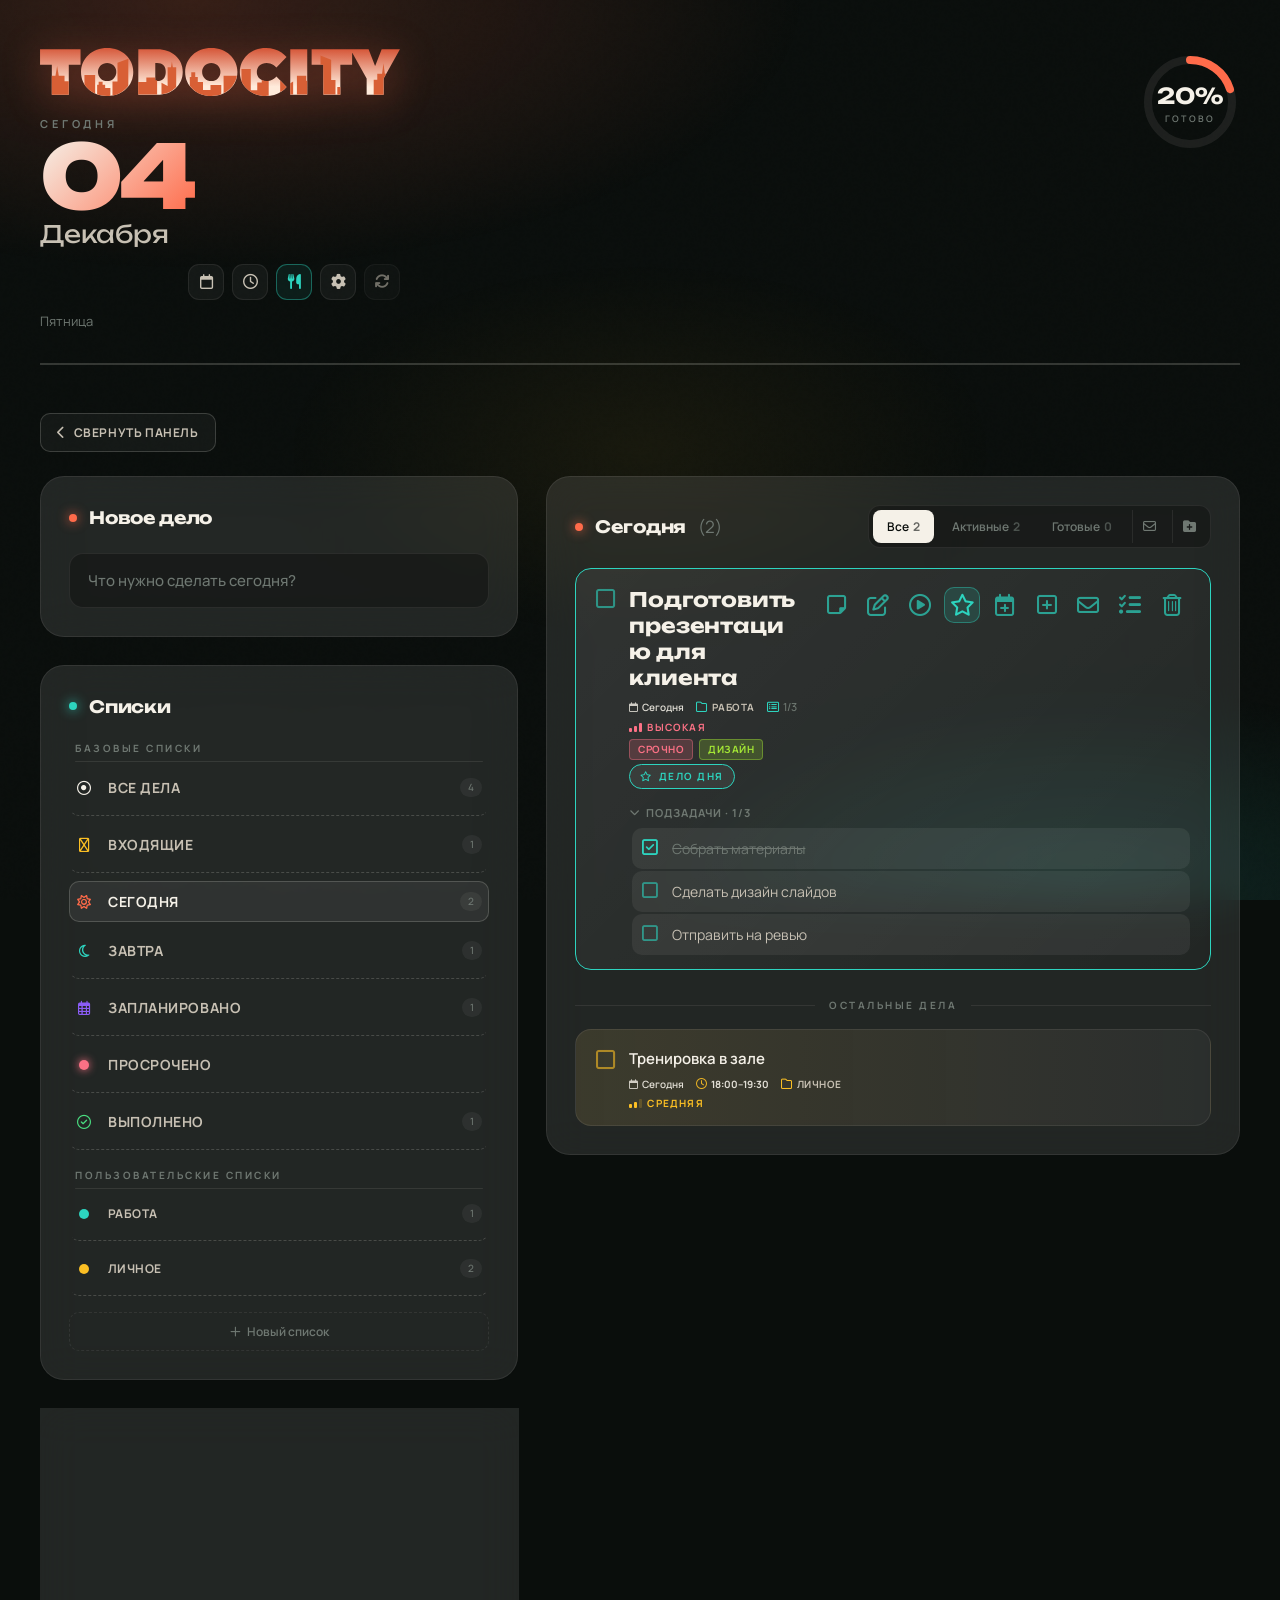
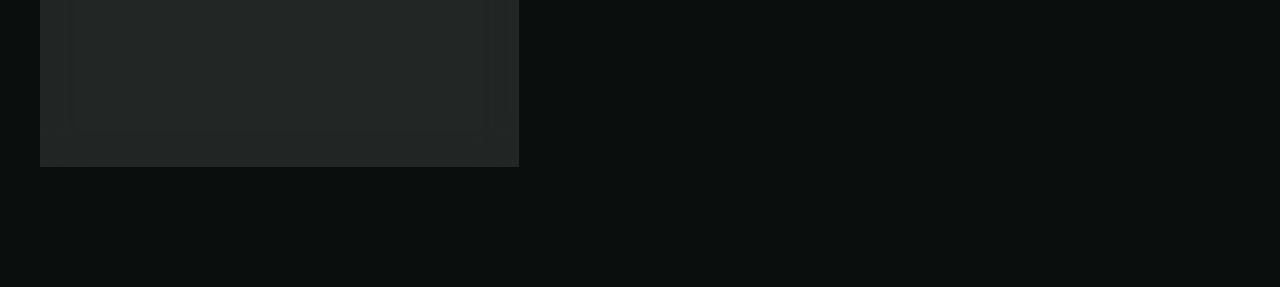
<file: index.html>
<!DOCTYPE html>
<html lang="ru">
<head>
<meta charset="UTF-8">
<meta name="viewport" content="width=device-width, initial-scale=1.0">
<title>Список дел на день</title>
<link rel="preconnect" href="https://fonts.googleapis.com">
<link rel="preconnect" href="https://fonts.gstatic.com" crossorigin>
<link href="https://fonts.googleapis.com/css2?family=Unbounded:wght@400;700;900&family=Manrope:wght@300;400;500;600;700;800&display=swap" rel="stylesheet">
<link rel="stylesheet" href="https://cdnjs.cloudflare.com/ajax/libs/font-awesome/6.4.0/css/all.min.css">
<link rel="stylesheet" href="style.css?v=45">
<script src="main.js?v=52" defer></script>
</head>
<body>
<div class="app">
  <header class="header">
    <div class="header-left">
    <div class="brand">
      <img src="logo-todocity.svg" alt="TODOCITY" class="brand-img">
    </div>
    <div class="date-block">
      <div class="date-label" id="dateLabel">Сегодня</div>
      <div class="date-main">
        <div class="date-text">
          <div class="date-day" id="dateDay">--</div>
          <div class="date-month" id="dateMonth">---</div>
        </div>
        <div class="date-actions">
          <button class="calendar-toggle-btn" id="calToggle" aria-label="Открыть календарь">
            <i class="fa-regular fa-calendar"></i>
          </button>
          <button class="calendar-toggle-btn" id="timelineToggle" aria-label="Почасовое расписание" title="Почасовое расписание">
            <i class="fa-regular fa-clock"></i>
          </button>
          <a class="calendar-toggle-btn" href="calcalk/" title="КалКалк — калории и вода" aria-label="Открыть КалКалк">
            <i class="fa-solid fa-utensils"></i>
          </a>
          <button class="calendar-toggle-btn" id="settingsBtn" data-action="open-settings" title="Настройки">
            <i class="fa-solid fa-gear"></i>
          </button>
          <button class="calendar-toggle-btn" id="syncNowBtn" data-action="sync-toolbar" title="Синхронизировать" aria-label="Синхронизировать">
            <i class="fa-solid fa-arrows-rotate"></i>
          </button>
        </div>
      </div>
      <div class="date-weekday" id="dateWeekday">---</div>
      <div class="calendar-popover" id="calendarPopover" style="display: none;"></div>
    </div>
    </div>
    <div class="title-block">
      <div class="progress-ring">
        <svg width="100" height="100" viewBox="0 0 100 100">
          <circle class="bg" cx="50" cy="50" r="42"></circle>
          <circle class="fg" cx="50" cy="50" r="42" stroke-dasharray="263.9" stroke-dashoffset="263.9" id="progressCircle"></circle>
        </svg>
        <div class="progress-text">
          <div class="progress-num" id="progressNum">0%</div>
          <div class="progress-label">Готово</div>
        </div>
      </div>
    </div>
  </header>

  <div class="top-controls">
    <button id="toggleSidebarBtn" class="sidebar-toggle-btn" data-action="toggle-sidebar" title="Свернуть/Развернуть панель">
      <i class="fa-solid fa-chevron-left"></i>
      <span>Свернуть панель</span>
    </button>
  </div>

  <div class="main-grid">
    <div class="left-container">
      <div class="left-col">
        <section class="card" id="formCard">
          <h2 class="card-title"><span class="dot"></span>Новое дело</h2>
          <form class="add-form" id="addForm">
            <input type="text" class="input-text" id="taskInput" placeholder="Что нужно сделать сегодня?" maxlength="140" required>
            
<div class="form-collapsible">
  <div class="field-group">
  <div class="field-label">Дата начала работ</div>
    <input type="date" class="input-text" id="taskDueDateInput">
  </div>

  <div class="field-group">
    <div class="field-label">Время начала</div>
    <div class="time-input-wrap">
      <input type="time" class="input-text" id="taskStartTimeInput">
      <button type="button" class="time-clear-btn" data-clear="taskStartTimeInput" aria-label="Очистить время начала" title="Очистить"><i class="fa-solid fa-xmark"></i></button>
    </div>
  </div>

  <div class="field-group">
    <div class="field-label">Время окончания</div>
    <div class="time-input-wrap">
      <input type="time" class="input-text" id="taskEndTimeInput">
      <button type="button" class="time-clear-btn" data-clear="taskEndTimeInput" aria-label="Очистить время окончания" title="Очистить"><i class="fa-solid fa-xmark"></i></button>
    </div>
  </div>

  <div class="field-group">
  <div class="field-label">Дата завершения работ</div>
  <input type="date" class="input-text" id="taskEndDateInput">
</div>

  <div class="field-group">
    <div class="field-label">Список</div>
    <select id="taskGroupSelect" class="select-styled"></select>
  </div>

  <div class="field-group">
    <div class="field-label">Теги</div>
    <div class="tag-picker" id="formTagPicker"></div>
  </div>

  <div class="field-group">
    <div class="field-label">Важность</div>
    <div class="importance-picker">
      <button type="button" class="imp-btn active" data-imp="none"><div class="imp-bars"><span></span><span></span><span></span></div>Без</button>
      <button type="button" class="imp-btn" data-imp="low"><div class="imp-bars"><span></span><span></span><span></span></div>Низкая</button>
      <button type="button" class="imp-btn" data-imp="medium"><div class="imp-bars"><span></span><span></span><span></span></div>Средняя</button>
      <button type="button" class="imp-btn" data-imp="high"><div class="imp-bars"><span></span><span></span><span></span></div>Высокая</button>
    </div>
  </div>

  <!-- НОВОЕ ПОЛЕ: ТАЙМЕР -->
  <div class="field-group">
    <div class="field-label">Таймер</div>
    <select class="select-styled" id="taskTimerSelect">
      <option value="300">5 минут</option>
      <option value="600">10 минут</option>
      <option value="900">15 минут</option>
      <option value="1800" selected>30 минут</option>
      <option value="2700">45 минут</option>
      <option value="3600">60 минут</option>
      <option value="5400">90 минут</option>
    </select>
  </div>

  <!-- НОВОЕ ПОЛЕ: ПОВТОР -->
  <div class="field-group">
    <div class="field-label">Повтор</div>
    <div class="repeat-picker" id="formRepeatPicker">
      <div class="repeat-options">
        <button type="button" class="repeat-opt-btn active" data-rep="none">Без повтора</button>
        <button type="button" class="repeat-opt-btn" data-rep="daily">Ежедневно</button>
        <button type="button" class="repeat-opt-btn" data-rep="weekly">В дни недели</button>
        <button type="button" class="repeat-opt-btn" data-rep="monthly">Ежемесячно</button>
      </div>
      <div class="weekdays-picker" id="formWeekdaysPicker" style="display: none;">
        <button type="button" class="weekday-btn" data-day="0">Вс</button>
        <button type="button" class="weekday-btn" data-day="1">Пн</button>
        <button type="button" class="weekday-btn" data-day="2">Вт</button>
        <button type="button" class="weekday-btn" data-day="3">Ср</button>
        <button type="button" class="weekday-btn" data-day="4">Чт</button>
        <button type="button" class="weekday-btn" data-day="5">Пт</button>
        <button type="button" class="weekday-btn" data-day="6">Сб</button>
      </div>
    </div>
  </div>

  <div class="field-group">
    <div class="field-label">Заметка</div>
    <textarea class="input-text" id="taskNoteInput" placeholder="Дополнительные детали..." maxlength="300" rows="2"></textarea>
  </div>

  <div class="form-actions">
    <button type="button" class="btn-exit" id="formCancelBtn"><i class="fa-solid fa-xmark"></i>Выйти</button>
    <button type="submit" class="btn-primary"><i class="fa-solid fa-plus"></i>Добавить</button>
  </div>
  <div class="form-actions-hint"><kbd>Enter</kbd> — добавить&nbsp;·&nbsp;<kbd>Esc</kbd> — выйти</div>
</div>
          </form>
        </section>

        <section class="card" id="listsCard">
          <h2 class="card-title"><span class="dot teal"></span>Списки</h2>

          <div class="groups-subheader">Базовые списки</div>
    <div class="group-divider"></div>

          <div class="groups-list" id="groupsBar"></div>
        </section>

        <section class="card" id="tagsCard">
          <h2 class="card-title"><span class="dot amber"></span>Теги</h2>
          <div class="tags-list" id="tagsBar"></div>
        </section>
      </div>
    </div>

    <div class="right-col">
      <section class="card" id="tasksCard">
        <div class="tasks-header">
          <div class="tasks-title-wrap">
            <h2 class="card-title" style="margin:0;"><span class="dot"></span><span id="tasksTitleText">Все дела</span> <span id="taskCount" style="color: var(--muted); font-weight: 400; font-family: 'Manrope', sans-serif;">(0)</span></h2>
          </div>
          <div class="filters">
            <button class="filter-btn active" data-filter="all">Все<span class="count" id="cntAll">0</span></button>
            <button class="filter-btn" data-filter="active">Активные<span class="count" id="cntActive">0</span></button>
            <button class="filter-btn" data-filter="done">Готовые<span class="count" id="cntDone">0</span></button>
            <button class="filter-btn share-btn" data-action="open-share" title="Отправить список на e-mail"><i class="fa-regular fa-envelope"></i></button>
            <button class="filter-btn share-btn" data-action="add-folder" title="Добавить тематическую папку"><i class="fa-solid fa-folder-plus"></i></button>
          </div>
        </div>
        <div class="tasks-list" id="tasksList"></div>
      </section>
    </div>
  </div>
</div>

<!-- Модальное окно настроек -->
<div class="modal-overlay" id="settingsModal" style="display: none;">
  <div class="modal-content">
    <div class="modal-header">
      <h2 class="modal-title">Системные настройки</h2>
      <button class="modal-close" data-action="close-settings"><i class="fa-solid fa-times"></i></button>
    </div>
    <div class="setting-item">
      <span class="setting-label">Цвет темы</span>
      <div class="theme-switcher" id="themeSwitcher">
        <button class="theme-btn active" data-theme-val="dark"><i class="fa-solid fa-moon"></i>Тёмная</button>
        <button class="theme-btn" data-theme-val="light"><i class="fa-solid fa-sun"></i>Светлая</button>
      </div>
    </div>
    <div class="setting-item">
      <span class="setting-label">Автоформатирование списка дел на день</span>
      <label class="setting-check" title="Дело дня → повторяющиеся → по приоритету; без приоритета — в конце">
        <input type="checkbox" id="autoFormatCheck"><span class="switch"></span>
      </label>
    </div>
    <div class="setting-item sync-section">
      <span class="setting-label">Аккаунт и синхронизация</span>
      <div id="syncBox"></div>
    </div>
    <div class="setting-item" style="flex-direction: column; align-items: stretch; gap: 10px; border-bottom: none;">
      <span class="setting-label">Видимость базовых списков</span>
      <div class="visibility-list" id="visibilityList"></div>
    </div>
  </div>
</div>
<!-- Модальное окно заметки -->
<div class="modal-overlay" id="noteModal" style="display: none;">
  <div class="modal-content">
    <div class="modal-header">
      <h2 class="modal-title" id="noteModalTitle">Заметка</h2>
      <button class="modal-close" data-action="close-note"><i class="fa-solid fa-times"></i></button>
    </div>
    <div id="noteModalContent">
      <!-- Здесь будет редактор -->
    </div>
    <div class="note-modal-footer" id="noteModalFooter">
      <button class="btn-cancel" data-action="cancel-edit-note">Отмена</button>
      <button class="btn-save" data-action="save-edit-note">Сохранить</button>
    </div>
  </div>
</div>
<!-- Модальное окно кастомизации иконки -->
<div class="modal-overlay" id="iconModal" style="display: none;">
  <div class="modal-content">
    <div class="modal-header">
      <h2 class="modal-title">Настройка иконки</h2>
      <button class="modal-close" data-action="close-icon-modal"><i class="fa-solid fa-times"></i></button>
    </div>
    <div class="setting-item" style="border: none; padding-bottom: 20px;">
      <span class="setting-label">Цвет иконки</span>
      <div class="palette-wrap">
        <input type="color" id="iconColorPicker" class="color-picker" value="#ff6b4a">
      </div>
    </div>
    <div class="field-label" style="margin-bottom: 10px;">Выбрать иконку</div>
    <div class="icon-picker-grid" id="iconPickerGrid"></div>
  </div>
</div>
<!-- Плавающий таймер -->
<div class="floating-timer" id="floatingTimer" style="display: none;">
  <div class="ft-icon"><i class="fa-regular fa-circle-dot"></i></div>
  <div class="ft-info">
    <div class="ft-text" id="ftText">Фокус</div>
    <div class="ft-time" id="ftTime">30:00</div>
  </div>
  <button class="ft-btn" id="ftToggle" data-action="toggle-pause"><i class="fa-regular fa-circle-pause"></i></button>
  <button class="ft-btn danger" id="ftStop" data-action="stop-timer"><i class="fa-regular fa-circle-stop"></i></button>
</div>
<!-- Выезжающая панель почасового расписания -->
<div class="timeline-panel" id="timelinePanel">
  <div class="timeline-header">
    <h3 class="timeline-title">Почасовое расписание</h3>
    <button class="timeline-close" id="timelineClose" aria-label="Задвинуть панель" title="Задвинуть панель">
      <i class="fa-solid fa-chevron-right"></i>
    </button>
  </div>
  <div class="timeline-subtitle" id="timelineSubtitle">—</div>
  <div class="timeline-now-clock" id="timelineNowClock" style="display: none;"></div>
  <div class="timeline-hours" id="timelineHours"></div>
</div>
<!-- Модальное окно отправки списка на e-mail -->
<div class="modal-overlay" id="shareModal" style="display: none;">
  <div class="modal-content">
    <div class="modal-header">
      <h2 class="modal-title">Отправить список на e-mail</h2>
      <button class="modal-close" data-action="close-share"><i class="fa-solid fa-times"></i></button>
    </div>
    <div class="setting-item" style="flex-direction: column; align-items: stretch; gap: 10px; border-bottom: none;">
      <span class="setting-label">Получатель (e-mail)</span>
      <input type="email" class="input-text" id="shareEmailInput" placeholder="name@example.com">
      <span class="setting-label">Тема письма</span>
      <input type="text" class="input-text" id="shareSubjectInput" maxlength="120">
      <span class="setting-label">Предпросмотр письма</span>
      <div id="sharePreview" class="share-preview"></div>
      <span class="setting-label">Текстовая версия (отправится через почтовую программу, можно поправить)</span>
      <textarea class="input-text" id="shareBodyInput" rows="8" style="min-height: 150px;"></textarea>
    </div>
    <div class="note-modal-footer">
      <button class="btn-cancel" data-action="cancel-share">Отмена</button>
      <button class="btn-cancel" data-action="copy-share-html"><i class="fa-regular fa-copy"></i> Скопировать красивое письмо</button>
      <button class="btn-save" data-action="send-share"><i class="fa-regular fa-paper-plane"></i> Отправить</button>
    </div>
  </div>
</div>
<div class="toast-container" id="toastContainer"></div>
</body>
</html>
</file>
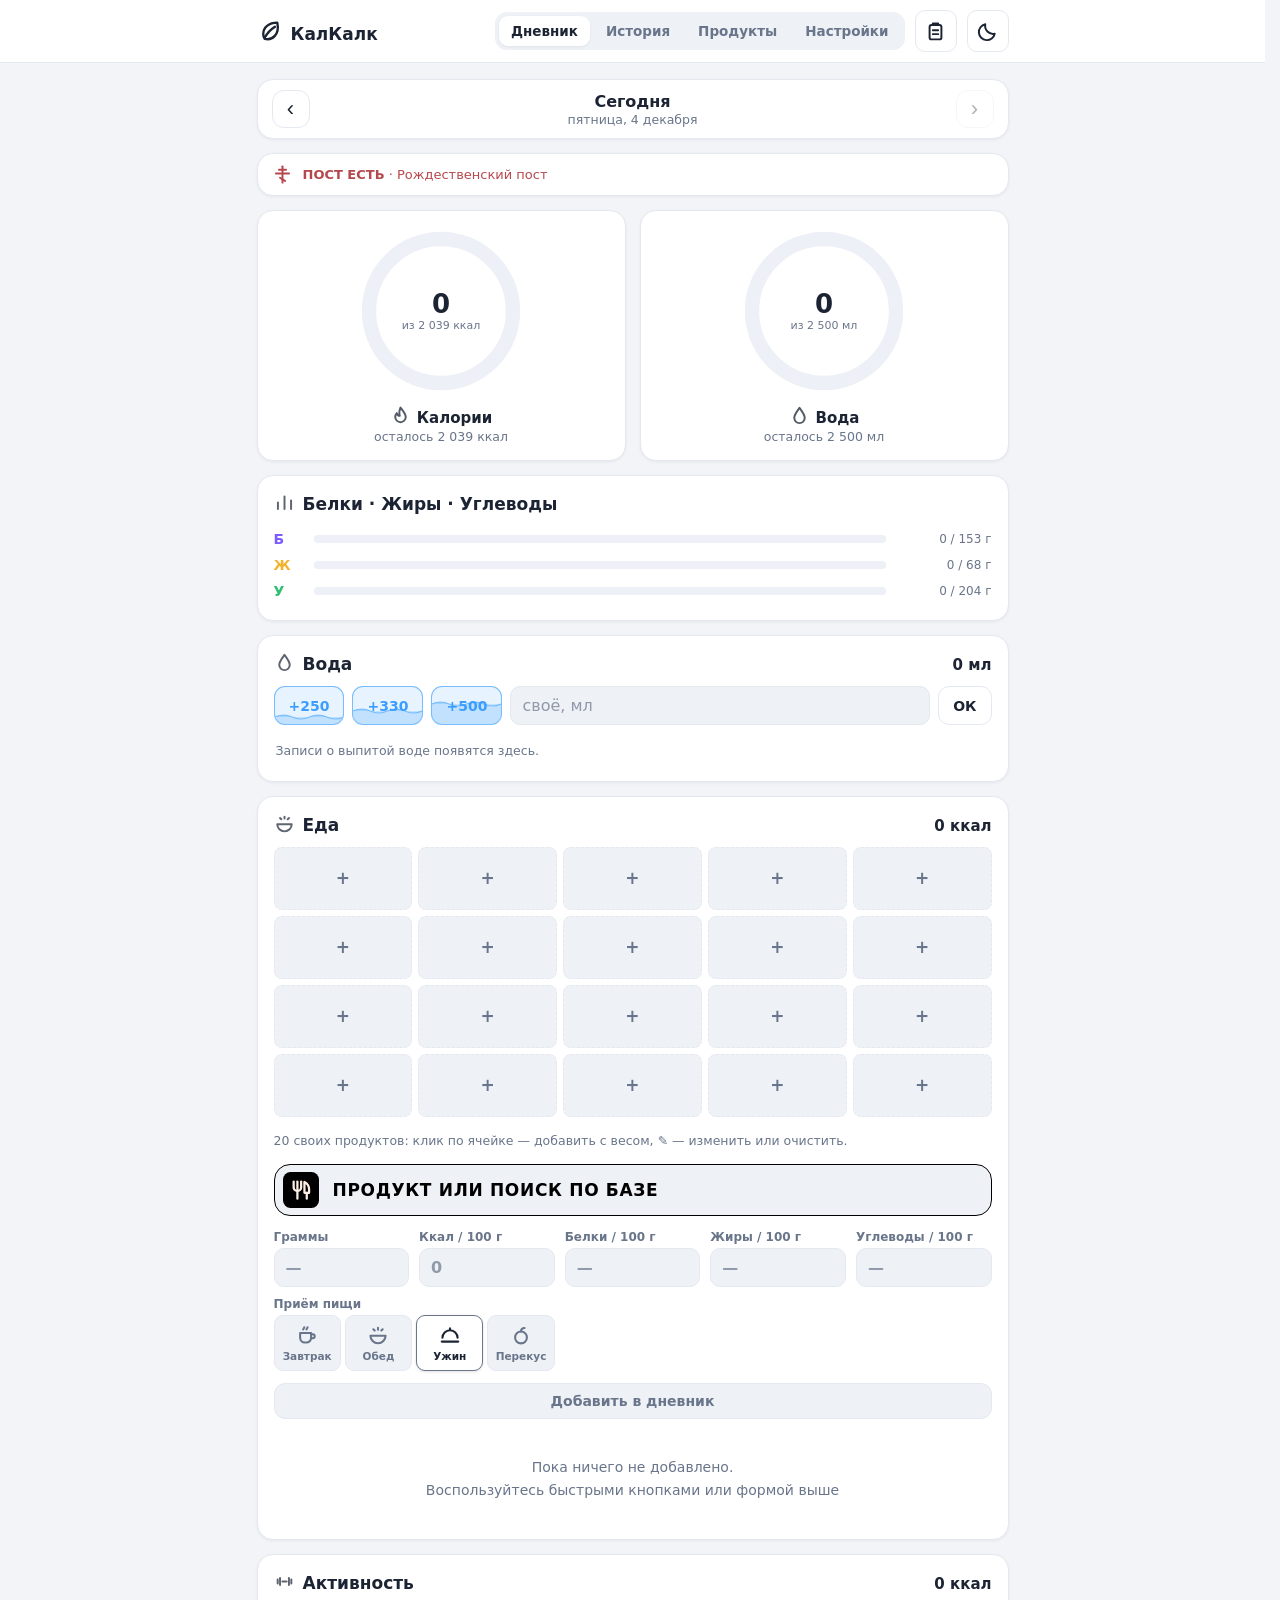
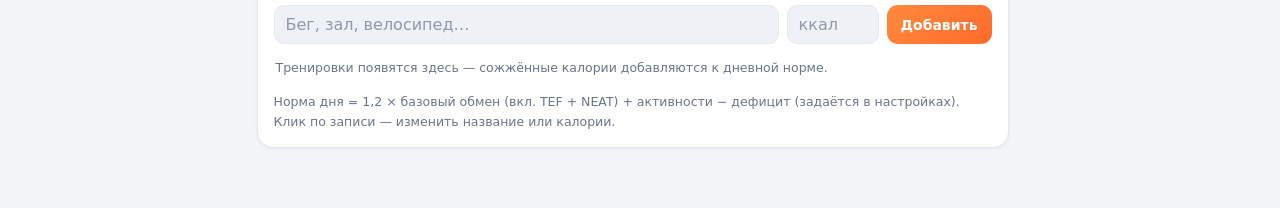
<file: calcalk/index.html>
<!DOCTYPE html>
<html lang="ru">
<head>
<meta charset="UTF-8">
<meta name="viewport" content="width=device-width, initial-scale=1.0, viewport-fit=cover">
<meta name="description" content="КалКалк — простой трекер калорий и воды. Данные хранятся в вашем браузере.">
<meta name="apple-mobile-web-app-capable" content="yes">
<meta name="mobile-web-app-capable" content="yes">
<meta name="apple-mobile-web-app-status-bar-style" content="default">
<meta name="apple-mobile-web-app-title" content="КалКалк">
<meta name="theme-color" content="#f2f4f8" media="(prefers-color-scheme: light)">
<meta name="theme-color" content="#0e131b" media="(prefers-color-scheme: dark)">
<link rel="apple-touch-icon" href="apple-touch-icon.png">
<title>КалКалк — калории и вода</title>
<link rel="icon" href="data:image/svg+xml,%3Csvg xmlns='http://www.w3.org/2000/svg' viewBox='0 0 100 100'%3E%3Ctext y='.9em' font-size='90'%3E%F0%9F%A5%97%3C/text%3E%3C/svg%3E">
<script>
/* Раннее применение темы, чтобы не мигал светлый фон в тёмной теме */
(function () {
  var t = null;
  try {
    var raw = localStorage.getItem('calcalk_v1');
    if (raw) { var s = JSON.parse(raw); if (s && s.settings) t = s.settings.theme; }
  } catch (e) {}
  if (t !== 'light' && t !== 'dark') {
    t = window.matchMedia && matchMedia('(prefers-color-scheme: dark)').matches ? 'dark' : 'light';
  }
  document.documentElement.dataset.theme = t;
})();
</script>
<link rel="stylesheet" href="styles.css?v=60">
</head>
<body>

<header class="topbar">
  <div class="topbar-inner">
    <div class="brand"><span class="ic" data-ico="leaf"></span>КалКалк</div>
    <nav class="tabs">
      <button class="tab active" data-tab="diary">Дневник</button>
      <button class="tab" data-tab="history">История</button>
      <button class="tab" data-tab="products">Продукты</button>
      <button class="tab" data-tab="settings">Настройки</button>
    </nav>
    <a class="icon-btn" href="../" title="Вернуться в TODOCITY — списки дел" aria-label="Вернуться в TODOCITY"><span class="ic" data-ico="clipboard"></span></a>
    <button class="icon-btn" id="themeBtn" title="Сменить тему"></button>
  </div>
</header>

<main>
  <!-- ================= ДНЕВНИК ================= -->
  <section class="view" id="view-diary">

    <div class="card date-nav">
      <button class="nav-btn" id="prevDay" aria-label="Предыдущий день">‹</button>
      <div class="date-label">
        <span class="date-main" id="dateMain">Сегодня</span>
        <span class="date-sub" id="dateSub"></span>
      </div>
      <button class="nav-btn" id="nextDay" aria-label="Следующий день">›</button>
    </div>

    <div class="card fast-banner none" id="fastBanner" hidden></div>

    <div class="rings-row">
      <div class="card ring-card">
        <div class="ring-wrap">
          <svg viewBox="0 0 140 140" aria-hidden="true">
            <circle class="ring-bg" cx="70" cy="70" r="60"></circle>
            <circle class="ring-val kcal" id="kcalRing" cx="70" cy="70" r="60"></circle>
          </svg>
          <div class="ring-center">
            <span class="ring-num" id="kcalNum">0</span>
            <span class="ring-cap" id="kcalCap" title="Норма дня = 1,2 × базовый обмен (вкл. TEF + NEAT) + активности − дефицит"></span>
          </div>
        </div>
        <div class="ring-title"><span class="ic" data-ico="flame"></span>Калории</div>
        <div class="ring-foot" id="kcalFoot"></div>
      </div>

      <div class="card ring-card">
        <div class="ring-wrap">
          <svg viewBox="0 0 140 140" aria-hidden="true">
            <circle class="ring-bg" cx="70" cy="70" r="60"></circle>
            <circle class="ring-val water" id="waterRing" cx="70" cy="70" r="60"></circle>
          </svg>
          <div class="ring-center">
            <span class="ring-num" id="waterNum">0</span>
            <span class="ring-cap" id="waterCap"></span>
          </div>
        </div>
        <div class="ring-title"><span class="ic" data-ico="droplet"></span>Вода</div>
        <div class="ring-foot" id="waterFoot"></div>
      </div>
    </div>

    <div class="card">
      <div class="section-head"><h2><span class="ic" data-ico="macro"></span>Белки · Жиры · Углеводы</h2></div>
      <div id="macrosBox"></div>
    </div>

    <div class="card section">
      <div class="section-head">
        <h2><span class="ic" data-ico="droplet"></span>Вода</h2>
        <span class="section-total" id="waterTotal">0 мл</span>
      </div>
      <div class="water-actions">
        <button type="button" class="btn water-quick" data-ml="250">+250</button>
        <button type="button" class="btn water-quick" data-ml="330">+330</button>
        <button type="button" class="btn water-quick" data-ml="500">+500</button>
        <form id="waterForm" class="water-custom">
          <input type="number" id="waterInput" min="1" step="1" placeholder="своё, мл">
          <button class="btn" type="submit">ОК</button>
        </form>
      </div>
      <div class="water-log" id="waterLog"></div>
    </div>

    <div class="card section">
      <div class="section-head">
        <h2><span class="ic" data-ico="bowl"></span>Еда</h2>
        <span class="section-total" id="kcalTotal">0 ккал</span>
      </div>
      <div class="quick-chips" id="quickChips"></div>
      <p class="hint">20 своих продуктов: клик по ячейке — добавить с весом, <b>✎</b> — изменить или очистить.</p>

      <form id="foodForm" class="food-form" autocomplete="off">
        <div class="food-name-wrap">
          <span class="ic field-ic" data-ico="utensils"></span>
          <input id="foodName" placeholder="Продукт или поиск по базе">
          <div class="suggest" id="suggestBox"></div>
        </div>
        <div class="food-grid">
          <label>Граммы<input id="foodGrams" type="number" min="0" step="1" placeholder="—"></label>
          <label>Ккал / 100 г<input id="foodKcal" type="number" min="0" step="1" placeholder="0" required></label>
          <label>Белки / 100 г<input id="foodP" type="number" min="0" step="0.1" placeholder="—"></label>
          <label>Жиры / 100 г<input id="foodF" type="number" min="0" step="0.1" placeholder="—"></label>
          <label>Углеводы / 100 г<input id="foodC" type="number" min="0" step="0.1" placeholder="—"></label>
          <label class="span2">Приём пищи<div class="meal-picker" id="mealPicker"></div><input type="hidden" id="foodMeal" value=""></label>
        </div>
        <div class="food-submit-row">
          <button class="btn primary" type="submit" id="addFoodBtn">Добавить в дневник</button>
          <button class="btn" type="button" id="cancelFoodBtn" hidden title="Очистить форму ввода">Отмена</button>
        </div>
      </form>

      <div id="mealList"></div>
    </div>

    <div class="card section">
      <div class="section-head">
        <h2><span class="ic" data-ico="dumbbell"></span>Активность</h2>
        <span class="section-total" id="burnTotal">0 ккал</span>
      </div>
      <form id="actForm" class="act-form" autocomplete="off">
        <input id="actName" placeholder="Бег, зал, велосипед…" maxlength="40">
        <input id="actKcal" type="number" min="1" max="5000" step="1" placeholder="ккал" inputmode="numeric">
        <button class="btn primary" type="submit">Добавить</button>
      </form>
      <div class="act-chips" id="actChips"></div>
      <div class="act-log" id="actLog"></div>
      <p class="hint">Норма дня = 1,2 × базовый обмен (вкл. TEF + NEAT) + активности − дефицит (задаётся в настройках). Клик по записи — изменить название или калории.</p>
    </div>
  </section>

  <!-- ================= ИСТОРИЯ ================= -->
  <section class="view hidden" id="view-history">
    <h2 class="view-title"><span class="ic big" data-ico="chart"></span>История</h2>
    <div class="card" id="historyBox"></div>
    <p class="hint center">Нажмите на день, чтобы открыть его в дневнике.</p>
  </section>

  <!-- ================= БАЗА ПРОДУКТОВ ================= -->
  <section class="view hidden" id="view-products">
    <h2 class="view-title"><span class="ic big" data-ico="list"></span>База продуктов</h2>
    <div class="card">
      <div class="products-toolbar">
        <input id="dbSearch" type="text" placeholder="Поиск по названию…" maxlength="40">
        <button class="btn primary" id="dbAddBtn" type="button">+ Добавить</button>
      </div>
      <div id="dbList"></div>
      <p class="hint">Значения — на 100 г. Правки и свои продукты сохраняются в аккаунте и синхронизируются.</p>
    </div>
  </section>

  <!-- ================= НАСТРОЙКИ ================= -->
  <section class="view hidden" id="view-settings">
    <h2 class="view-title"><span class="ic big" data-ico="sliders"></span>Настройки</h2>

    <div class="card" id="accountCard" style="display:none">
      <h3 class="card-title"><span class="ic" data-ico="user"></span>Аккаунт</h3>
      <p class="hint" style="margin:0 0 8px">Единый аккаунт с TODOCITY — дневник синхронизируется с сервером. Вход и выход — в настройках TODOCITY.</p>
      <p style="margin:0;font-weight:700"><span id="accountName"></span> · <span id="accountSyncStatus" style="font-weight:400;opacity:.7"></span></p>
      <div class="btn-row" style="margin-top:10px">
        <button class="btn" id="ccSyncBtn"><span class="ic" data-ico="sync"></span>Синхронизировать</button>
        <a class="btn" href="../" style="text-decoration:none">← В TODOCITY</a>
      </div>
    </div>

    <div class="card">
      <h3 class="card-title"><span class="ic" data-ico="user"></span>Профиль</h3>
      <div class="food-grid">
        <label>Пол
          <select id="inGender">
            <option value="male">Мужской</option>
            <option value="female">Женский</option>
          </select>
        </label>
        <label>Возраст<input id="inAge" type="number" min="10" max="100" step="1"></label>
        <label>Вес, кг<input id="inWeight" type="number" min="30" max="300" step="0.1"></label>
        <label>Рост, см<input id="inHeight" type="number" min="120" max="230" step="1"></label>
      </div>
      <p class="hint">Профиль сохраняется автоматически при изменении полей.</p>
    </div>

    <div class="card">
      <h3 class="card-title"><span class="ic" data-ico="target"></span>Дневная норма</h3>
      <div class="bmr-box">
        <div class="bmr-row">
          <span class="bmr-label">Поддержание жизнедеятельности<small>базовый обмен — Миффлин — Сан Жеор</small></span>
          <span class="bmr-num" id="bmrVal">—</span>
        </div>
        <div class="bmr-row">
          <span class="bmr-label">TEF + NEAT<small>переваривание пищи и бытовая активность, 20% от обмена</small></span>
          <span class="bmr-num" id="tefVal">—</span>
        </div>
        <div class="bmr-row bmr-total">
          <span class="bmr-label">Итого суточный расход ×1,2</span>
          <span class="bmr-num" id="bmrTotalVal">—</span>
        </div>
      </div>
      <div class="food-grid">
        <label>Дефицит, ккал<input id="inDeficit" type="number" min="0" max="2000" step="10"></label>
        <label>Вода, мл<input id="inWaterGoal" type="number" min="500" max="8000" step="50"></label>
      </div>
      <div class="btn-row">
        <button class="btn" id="calcWater"><span class="ic" data-ico="droplet"></span>Рассчитать воду (30 мл × вес)</button>
      </div>
      <p class="hint">Норма дня = 1,2 × базовый обмен (включая TEF + NEAT) + сожжённые активности − дефицит. Активности добавляются в дневнике (секция «Активность»), дефицит 300–500 ккал — комфортный темп похудения.</p>
    </div>

    <div class="card">
      <h3 class="card-title"><span class="ic" data-ico="cross"></span>Индикатор поста</h3>
      <label class="switch-row">
        <span>Показывать пост в дневнике<small>Православный календарь: можно ли сегодня мясо и алкоголь</small></span>
        <input type="checkbox" id="inFastBanner" checked>
      </label>
    </div>

    <div class="card">
      <h3 class="card-title"><span class="ic" data-ico="data"></span>Данные</h3>
      <p class="hint">Все записи хранятся только в этом браузере (localStorage). Для переноса на другое устройство или резервной копии используйте экспорт в JSON-файл.</p>
      <div class="btn-row">
        <button class="btn" id="exportBtn"><span class="ic" data-ico="download"></span>Экспорт (JSON)</button>
        <button class="btn" id="importBtn"><span class="ic" data-ico="upload"></span>Импорт</button>
        <input type="file" id="importFile" accept=".json,application/json" hidden>
        <button class="btn danger" id="resetBtn"><span class="ic" data-ico="trash"></span>Сбросить всё</button>
      </div>
    </div>
  </section>
</main>

<div id="toast" role="status"></div>

<script src="app.js?v=30"></script>
</body>
</html>
</file>
<file: style.css>
:root {
  /* Базовые (тёмная тема) */
  --bg: #0a0e0c;
  --bg-elevated: #131816;
  --bg-card: rgba(255, 255, 255, 0.045);
  --bg-card-hover: rgba(255, 255, 255, 0.07);
  --bg-input: rgba(0, 0, 0, 0.28);
  --bg-input-focus: rgba(0, 0, 0, 0.4);
  --bg-input-active: rgba(255, 255, 255, 0.06);
  --fg: #f5f1e8;
  --fg-dim: #c7c0b3;
  --muted: #6f7872;
  --border: rgba(245, 241, 232, 0.08);
  --border-strong: rgba(245, 241, 232, 0.18);
  --accent: #ff6b4a;
  --accent-2: #2dd4bf;
  --accent-3: #fbbf24;
  --danger: #fb7185;
  --success: #4ade80;
}

body[data-theme="light"] {
  --bg: #f0f4f2;
  --bg-elevated: #ffffff;
  --bg-card: rgba(0, 0, 0, 0.025);
  --bg-card-hover: rgba(0, 0, 0, 0.045);
  --bg-input: rgba(0, 0, 0, 0.04);
  --bg-input-focus: rgba(0, 0, 0, 0.06);
  --bg-input-active: rgba(0, 0, 0, 0.06);
  --fg: #1a1e1c;
  --fg-dim: #4a524e;
  --muted: #8a948f;
  --border: rgba(0, 0, 0, 0.08);
  --border-strong: rgba(0, 0, 0, 0.15);
  --accent: #e54a2a;
  --accent-2: #0d9488;
  --accent-3: #d97706;
  --danger: #e11d48;
  --success: #16a34a;
}

* { box-sizing: border-box; margin: 0; padding: 0; }
html { scroll-behavior: smooth; }

body {
  background: var(--bg); color: var(--fg);
  font-family: 'Manrope', sans-serif;
  min-height: 100vh; position: relative; overflow-x: hidden;
  font-weight: 400; line-height: 1.5;
}

body::before {
  content: ''; position: fixed; inset: 0;
  background:
    radial-gradient(ellipse 80% 50% at 15% 0%, rgba(255, 107, 74, 0.18), transparent 60%),
    radial-gradient(ellipse 60% 40% at 85% 100%, rgba(45, 212, 191, 0.13), transparent 60%),
    radial-gradient(ellipse 40% 30% at 50% 50%, rgba(251, 191, 36, 0.06), transparent 70%);
  pointer-events: none; z-index: 0;
  transition: opacity 0.3s;
}

body[data-theme="light"]::before {
  background:
    radial-gradient(ellipse 80% 50% at 15% 0%, rgba(255, 107, 74, 0.1), transparent 60%),
    radial-gradient(ellipse 60% 40% at 85% 100%, rgba(13, 148, 136, 0.08), transparent 60%);
}

body::after {
  content: ''; position: fixed; inset: 0;
  background-image: url("data:image/svg+xml,%3Csvg viewBox='0 0 200 200' xmlns='http://www.w3.org/2000/svg'%3E%3Cfilter id='n'%3E%3CfeTurbulence type='fractalNoise' baseFrequency='0.9' numOctaves='3'/%3E%3C/filter%3E%3Crect width='100%25' height='100%25' filter='url(%23n)' opacity='0.4'/%3E%3C/svg%3E");
  opacity: 0.035; pointer-events: none; z-index: 0; mix-blend-mode: overlay;
}

.app { position: relative; z-index: 1; padding: 48px 40px 120px; transition: margin-right 0.45s cubic-bezier(0.22, 1, 0.36, 1); }
/* Открытый таймлайн сдвигает контент влево, а не перекрывает его */
body.timeline-open .app { margin-right: 420px; }

/* ===== ШАПКА ===== */
.header { display: flex; justify-content: space-between; align-items: flex-start; margin-bottom: 48px; padding-bottom: 32px; border-bottom: 2px solid var(--border-strong); gap: 32px; flex-wrap: wrap; }

.header-left { display: flex; flex-direction: column; gap: 20px; width: min(360px, 100%); }
.brand { display: inline-flex; align-items: center; gap: 12px; }
.brand-img { width: 100%; height: auto; display: block; filter: drop-shadow(0 8px 20px rgba(255, 107, 74, 0.35)); }
.date-block { position: relative; display: flex; flex-direction: column; gap: 6px; }
.date-label { font-size: 11px; letter-spacing: 0.35em; text-transform: uppercase; color: var(--muted); font-weight: 700; }
.date-main { display: flex; flex-wrap: wrap; align-items: flex-end; justify-content: space-between; gap: 12px; container-type: inline-size; }
.date-text { display: flex; flex-direction: column; align-items: flex-start; gap: 2px; flex: 0 1 auto; min-width: 0; white-space: nowrap; }
.date-day { font-family: 'Unbounded', sans-serif; font-size: 88px; font-weight: 900; line-height: 0.85; background: linear-gradient(135deg, var(--fg) 0%, var(--accent) 100%); -webkit-background-clip: text; background-clip: text; color: transparent; letter-spacing: -0.04em; }
.date-month { font-family: 'Unbounded', sans-serif; font-size: 24px; font-weight: 400; color: var(--fg-dim); }
.date-actions { display: flex; flex-wrap: wrap; justify-content: flex-end; gap: 8px; flex: 0 0 auto; margin-left: auto; }
/* дата подстраивается под фактическую ширину блока, кнопки не сжимаются */
@container (max-width: 340px) { .date-day { font-size: 64px; } .date-month { font-size: 18px; } }
@container (max-width: 300px) { .date-day { font-size: 54px; } .date-month { font-size: 16px; } .calendar-toggle-btn { width: 30px; height: 30px; flex-basis: 30px; font-size: 13px; border-radius: 9px; } }
.date-weekday { font-size: 13px; color: var(--muted); margin-top: 2px; }

.calendar-toggle-btn {
  margin-bottom: 4px; width: 36px; height: 36px; flex: 0 0 36px;
  background: var(--bg-card); border: 1px solid var(--border);
  border-radius: 11px; color: var(--fg-dim); cursor: pointer;
  font-size: 15px; display: flex; align-items: center; justify-content: center;
  transition: all 0.2s; text-decoration: none;
}
.calendar-toggle-btn:hover { border-color: var(--accent); color: var(--accent); background: rgba(255,107,74,0.1); }
/* Переход в КалКалк — цветная, чтобы отличалась от прочих кнопок блока */
a.calendar-toggle-btn { color: var(--accent-2); border-color: color-mix(in srgb, var(--accent-2) 40%, transparent); background: color-mix(in srgb, var(--accent-2) 8%, transparent); }
a.calendar-toggle-btn:hover { color: var(--accent-2); border-color: var(--accent-2); background: color-mix(in srgb, var(--accent-2) 18%, transparent); }

/* ===== КАЛЕНДАРЬ ===== */
.calendar-popover {
  position: absolute; top: 100%; left: 0; margin-top: 16px;
  background: var(--bg-elevated); border: 1px solid var(--border-strong);
  border-radius: 16px; padding: 16px; z-index: 50;
  width: 300px; box-shadow: 0 12px 32px rgba(0,0,0,0.2);
  backdrop-filter: blur(20px); -webkit-backdrop-filter: blur(20px);
  animation: task-in 0.2s ease-out;
}
.cal-header { display: flex; justify-content: space-between; align-items: center; margin-bottom: 12px; }
.cal-title { background: transparent; border: none; color: var(--fg); font-family: 'Unbounded', sans-serif; font-weight: 700; cursor: pointer; font-size: 13px; text-transform: capitalize; padding: 4px 8px; border-radius: 6px; transition: all 0.2s; }
.cal-title:hover { background: var(--bg-card-hover); color: var(--accent); }
.cal-nav-btn { background: transparent; border: 1px solid var(--border); color: var(--fg-dim); width: 28px; height: 28px; border-radius: 8px; cursor: pointer; display: flex; align-items: center; justify-content: center; transition: all 0.2s; }
.cal-nav-btn:hover { border-color: var(--accent); color: var(--accent); }

.cal-grid { display: grid; grid-template-columns: repeat(7, 1fr); gap: 4px; }
.cal-months-grid { grid-template-columns: repeat(3, 1fr); gap: 8px; }
.cal-day-name { font-size: 10px; color: var(--muted); text-align: center; padding-bottom: 8px; font-weight: 700; text-transform: uppercase; }

.cal-day, .cal-month {
  background: var(--bg-card); border: 1px solid transparent;
  color: var(--fg-dim); font-size: 12px; font-weight: 600;
  border-radius: 8px; padding: 8px 0; cursor: pointer; transition: all 0.15s;
  display: flex; align-items: center; justify-content: center; text-align: center;
}
.cal-day:hover, .cal-month:hover { background: var(--bg-card-hover); color: var(--fg); border-color: var(--border-strong); }
.cal-day.outside { opacity: 0.3; }
.cal-day.today, .cal-month.current { background: var(--accent-3); color: #0a0e0c; border-color: var(--accent-3); font-weight: 800; }
.cal-day.selected, .cal-month.selected { border-color: var(--accent); color: var(--accent); box-shadow: 0 0 0 1px var(--accent); background: rgba(255,107,74,0.1); }
.cal-day.today.selected { background: var(--accent); color: #fff; border-color: var(--accent); box-shadow: none; }

.cal-today-btn { margin-top: 12px; width: 100%; padding: 8px; background: var(--bg-card); border: 1px solid var(--border); color: var(--fg-dim); border-radius: 8px; cursor: pointer; font-family: inherit; font-size: 11px; font-weight: 700; text-transform: uppercase; letter-spacing: 0.1em; transition: all 0.2s; }
.cal-today-btn:hover { background: var(--accent); color: #fff; border-color: var(--accent); }

.title-block { display: flex; flex-direction: column; align-items: flex-end; gap: 12px; }
.title { font-family: 'Unbounded', sans-serif; font-size: 32px; font-weight: 700; line-height: 1; letter-spacing: -0.02em; display: flex; align-items: center; gap: 12px; }
.title .logo-mark { width: 38px; height: 38px; border-radius: 10px; background: linear-gradient(135deg, var(--accent), var(--accent-3)); display: flex; align-items: center; justify-content: center; font-size: 16px; color: #0a0e0c; box-shadow: 0 8px 24px rgba(255, 107, 74, 0.35); }
.subtitle { font-size: 13px; color: var(--muted); text-align: right; }

.progress-ring { position: relative; width: 100px; height: 100px; margin-top: 4px; }
.progress-ring svg { transform: rotate(-90deg); display: block; }
.progress-ring circle { fill: none; stroke-width: 8; }
.progress-ring .bg { stroke: var(--border); }
.progress-ring .fg { stroke: var(--accent); stroke-linecap: round; transition: stroke-dashoffset 0.8s cubic-bezier(0.4, 0, 0.2, 1), stroke 0.4s; }
.progress-text { position: absolute; inset: 0; display: flex; flex-direction: column; align-items: center; justify-content: center; }
.progress-num { font-family: 'Unbounded', sans-serif; font-size: 22px; font-weight: 700; }
.progress-label { font-size: 9px; letter-spacing: 0.25em; color: var(--muted); text-transform: uppercase; font-weight: 600; }

/* ===== ВЕРХНЯЯ ПАНЕЛЬ КНОПОК ===== */
.top-controls {
  display: flex;
  gap: 12px;
  align-items: center;
  margin-bottom: 24px;
}
.sidebar-toggle-btn, .settings-btn {
  display: inline-flex; align-items: center; gap: 8px;
  background: var(--bg-card); border: 1px solid var(--border-strong);
  color: var(--fg-dim); padding: 10px 16px; border-radius: 10px;
  cursor: pointer; font-family: inherit; font-size: 12px; font-weight: 700;
  text-transform: uppercase; letter-spacing: 0.05em; transition: all 0.2s;
  white-space: nowrap;
}
.settings-btn { padding: 10px 12px; }
#syncNowBtn.logged-out { opacity: 0.55; }
.sidebar-toggle-btn:hover, .settings-btn:hover { background: var(--bg-card-hover); color: var(--accent); border-color: var(--accent); }
.sidebar-toggle-btn i, .settings-btn i { font-size: 13px; }

/* ===== СЕТКА ===== */
.main-grid { display: grid; grid-template-columns: 1fr 1.45fr; gap: 28px; align-items: start; transition: grid-template-columns 0.3s ease; }
.left-container { display: flex; flex-direction: column; gap: 20px; position: sticky; top: 32px; }
.left-col { display: flex; flex-direction: column; gap: 28px; }
.right-col { display: flex; flex-direction: column; gap: 28px; }

body.sidebar-collapsed .main-grid { grid-template-columns: 1fr; justify-items: center; }
body.sidebar-collapsed .left-col { display: none; }
body.sidebar-collapsed .right-col { width: 100%; max-width: 840px; margin: 0 auto; }

/* ===== КАРТОЧКА ===== */
.card { background: rgba(255, 255, 255, 0.10); border: 1px solid var(--border); border-radius: 24px; padding: 28px; backdrop-filter: blur(20px); -webkit-backdrop-filter: blur(20px); width: 100%; }
body[data-theme="light"] .card { background: rgba(255, 255, 255, 0.75); box-shadow: 0 4px 12px rgba(0,0,0,0.04); }
.card-title { font-family: 'Unbounded', sans-serif; font-size: 17px; font-weight: 700; letter-spacing: -0.01em; margin-bottom: 22px; display: flex; align-items: center; gap: 12px; }
.card-title .dot { width: 8px; height: 8px; border-radius: 50%; background: var(--accent); box-shadow: 0 0 12px var(--accent); }
.card-title .dot.teal { background: var(--accent-2); box-shadow: 0 0 12px var(--accent-2); }
.card-title .dot.amber { background: var(--accent-3); box-shadow: 0 0 12px var(--accent-3); }

/* ===== ФОРМА ===== */
.add-form { display: flex; flex-direction: column; }
.input-text { width: 100%; background: var(--bg-input); border: 1px solid var(--border); border-radius: 14px; padding: 16px 18px; color: var(--fg); font-family: inherit; font-size: 15px; font-weight: 500; transition: all 0.2s; }
.input-text:focus { outline: none; border-color: var(--accent); background: var(--bg-input-focus); box-shadow: 0 0 0 4px rgba(255, 107, 74, 0.1); }
.input-text::placeholder { color: var(--muted); }
textarea.input-text { resize: vertical; min-height: 60px; font-family: inherit; line-height: 1.5; margin-top: 4px; }
input[type="date"].input-text { color-scheme: dark; padding-right: 44px; }
body[data-theme="light"] input[type="date"].input-text { color-scheme: light; }
input[type="time"].input-text { color-scheme: dark; padding-right: 44px; }
body[data-theme="light"] input[type="time"].input-text { color-scheme: light; }
/* Быстрая очистка времени: крестик появляется при заданном значении */
.time-input-wrap { position: relative; }
.time-input-wrap.has-value input[type="time"].input-text { padding-right: 72px; }
.time-input-wrap.has-value input[type="time"].edit-input { padding-right: 62px; }
.time-input-wrap.has-value input[type="date"].edit-input { padding-right: 66px; } /* крестик левее нативного календаря */
.time-clear-btn { position: absolute; right: 42px; top: 50%; transform: translateY(-50%); width: 22px; height: 22px; display: none; align-items: center; justify-content: center; border: none; border-radius: 6px; background: transparent; color: var(--muted); cursor: pointer; font-size: 12px; transition: all 0.15s; }
.time-input-wrap.has-value .time-clear-btn { display: flex; }
.time-clear-btn:hover { color: var(--fg); background: var(--bg-input-active); }

.form-collapsible {
  display: flex; flex-direction: column; gap: 20px;
  overflow: hidden; max-height: 1400px; opacity: 1;
  transition: max-height 0.3s ease, opacity 0.3s ease, margin-top 0.3s ease;
  margin-top: 20px;
}
.add-form:not(.active) .form-collapsible {
  max-height: 0; opacity: 0; margin-top: 0; pointer-events: none;
}

.field-group { display: flex; flex-direction: column; gap: 12px; }
.field-label { font-size: 10px; letter-spacing: 0.25em; text-transform: uppercase; color: var(--muted); font-weight: 700; }

.select-styled { width: 100%; background: var(--bg-input); border: 1px solid var(--border); border-radius: 14px; padding: 16px 44px 16px 18px; color: var(--fg); font-family: inherit; font-size: 15px; font-weight: 500; appearance: none; -webkit-appearance: none; cursor: pointer; background-image: url("data:image/svg+xml,%3Csvg xmlns='http://www.w3.org/2000/svg' viewBox='0 0 24 24' fill='none' stroke='%238a948f' stroke-width='2'%3E%3Cpolyline points='6 9 12 15 18 9'%3E%3C/polyline%3E%3C/svg%3E"); background-repeat: no-repeat; background-position: right 18px center; background-size: 16px; transition: all 0.2s; }
.select-styled:focus { outline: none; border-color: var(--accent); box-shadow: 0 0 0 4px rgba(255, 107, 74, 0.1); }
.select-styled option { background: var(--bg-elevated); color: var(--fg); }

/* ===== ВАЖНОСТЬ ===== */
.importance-picker { display: grid; grid-template-columns: repeat(4, 1fr); gap: 8px; }
.imp-btn { background: var(--bg-input); border: 1px solid var(--border); border-radius: 12px; padding: 12px 4px; color: var(--fg-dim); font-family: inherit; font-size: 12px; font-weight: 600; cursor: pointer; transition: all 0.2s; display: flex; flex-direction: column; align-items: center; gap: 8px; }
.imp-btn:hover { background: var(--bg-card-hover); color: var(--fg); }
.imp-btn[data-imp="none"] { color: var(--muted); }
.imp-btn[data-imp="low"] { color: var(--success); }
.imp-btn[data-imp="medium"] { color: var(--accent-3); }
.imp-btn[data-imp="high"] { color: var(--danger); }
.imp-btn.active { background: var(--bg-input-active); border-color: currentColor; box-shadow: 0 0 0 1px currentColor, 0 8px 24px -8px currentColor; }
.imp-bars { display: flex; gap: 3px; align-items: flex-end; height: 14px; }
.imp-bars span { width: 4px; background: currentColor; border-radius: 1px; }

.imp-btn[data-imp="none"] .imp-bars span:nth-child(1) { height: 5px; opacity: 0.25; }
.imp-btn[data-imp="none"] .imp-bars span:nth-child(2) { height: 9px; opacity: 0.25; }
.imp-btn[data-imp="none"] .imp-bars span:nth-child(3) { height: 14px; opacity: 0.25; }
.imp-btn[data-imp="low"] .imp-bars span:nth-child(1) { height: 5px; opacity: 1; }
.imp-btn[data-imp="low"] .imp-bars span:nth-child(2) { height: 9px; opacity: 0.25; }
.imp-btn[data-imp="low"] .imp-bars span:nth-child(3) { height: 14px; opacity: 0.25; }
.imp-btn[data-imp="medium"] .imp-bars span:nth-child(1) { height: 5px; opacity: 1; }
.imp-btn[data-imp="medium"] .imp-bars span:nth-child(2) { height: 9px; opacity: 1; }
.imp-btn[data-imp="medium"] .imp-bars span:nth-child(3) { height: 14px; opacity: 0.25; }
.imp-btn[data-imp="high"] .imp-bars span:nth-child(1) { height: 5px; opacity: 1; }
.imp-btn[data-imp="high"] .imp-bars span:nth-child(2) { height: 9px; opacity: 1; }
.imp-btn[data-imp="high"] .imp-bars span:nth-child(3) { height: 14px; opacity: 1; }

.btn-primary { background: var(--fg); color: var(--bg); border: none; border-radius: 14px; padding: 16px 24px; font-family: 'Unbounded', sans-serif; font-size: 13px; font-weight: 700; letter-spacing: 0.05em; cursor: pointer; transition: all 0.25s; display: flex; align-items: center; justify-content: center; gap: 10px; text-transform: uppercase; }
.btn-primary:hover { background: var(--accent); color: #fff; transform: translateY(-2px); box-shadow: 0 12px 28px -8px var(--accent); }
.btn-primary:active { transform: translateY(0); }
.form-actions { display: flex; gap: 10px; }
.form-actions .btn-primary { flex: 1; }
.btn-exit { flex: 1; background: transparent; color: var(--fg-dim); border: 1px solid var(--border-strong); border-radius: 14px; padding: 16px 24px; font-family: 'Unbounded', sans-serif; font-size: 13px; font-weight: 700; letter-spacing: 0.05em; text-transform: uppercase; cursor: pointer; display: flex; align-items: center; justify-content: center; gap: 10px; transition: all 0.25s; }
.btn-exit:hover { color: var(--fg); background: var(--bg-card-hover); }
.btn-exit:active { transform: translateY(1px); }
.form-actions-hint { display: flex; align-items: center; justify-content: center; gap: 4px; font-size: 11px; color: var(--muted); }
.form-actions-hint kbd { font-family: inherit; font-size: 10px; padding: 2px 6px; background: var(--bg-input); border: 1px solid var(--border); border-radius: 4px; color: var(--fg-dim); }

/* ===== ПАЛИТРА И ТЕГИ ===== */
.palette-wrap { display: flex; align-items: center; gap: 10px; cursor: pointer; }
.color-picker { width: 32px; height: 32px; border: 1px solid var(--border-strong); border-radius: 8px; cursor: pointer; background: transparent; padding: 0; }
.color-picker::-webkit-color-swatch-wrapper { padding: 2px; }
.color-picker::-webkit-color-swatch { border: none; border-radius: 6px; }
.color-picker::-moz-color-swatch { border: none; border-radius: 6px; }
.palette-label { font-size: 11px; color: var(--fg-dim); font-weight: 700; text-transform: uppercase; letter-spacing: 0.05em; }

.tags-list { display: flex; flex-direction: column; gap: 0; margin-bottom: 0; }
.tag-item { display: flex; align-items: center; justify-content: flex-start; border-radius: 10px; padding: 0 6px 0 6px; transition: all 0.2s; border: 1px solid transparent; border-bottom: 1px dashed var(--border-strong); padding-bottom: 8px; margin-bottom: 8px; }
.tag-item:last-child { border-bottom: none; margin-bottom: 0; padding-bottom: 0; }
.tag-pill { display: inline-flex; align-items: center; justify-content: center; width: calc(8ch + 24px); flex-shrink: 0; padding: 5px 12px; border-radius: 6px; background: color-mix(in srgb, var(--tag-color) 20%, transparent); color: var(--tag-color); font-size: 9px; font-weight: 700; text-transform: uppercase; letter-spacing: 0.05em; border: 1px solid color-mix(in srgb, var(--tag-color) 40%, transparent); white-space: nowrap; overflow: hidden; text-overflow: ellipsis; margin: 4px 0; }
.tag-controls { display: flex; gap: 2px; opacity: 0; transition: opacity 0.15s; flex-shrink: 0; margin-left: auto; }
.tag-item:hover .tag-controls { opacity: 1; }
.tag-control-btn { background: transparent; border: none; color: var(--muted); cursor: pointer; font-size: 12px; border-radius: 6px; padding: 6px; transition: all 0.15s; }
.tag-control-btn:hover { color: var(--fg); background: var(--bg-card-hover); }
.tag-control-btn.delete:hover { color: var(--danger); }

.tag-picker { display: flex; flex-wrap: wrap; gap: 8px; }
.tag-picker-btn { padding: 6px 12px; border-radius: 8px; border: 1px solid var(--border-strong); background: var(--bg-input); color: var(--fg-dim); cursor: pointer; font-family: inherit; font-size: 11px; font-weight: 700; text-transform: uppercase; transition: all 0.2s; }
.tag-picker-btn:hover { border-color: var(--tag-color); color: var(--fg); }
.tag-picker-btn.active { background: color-mix(in srgb, var(--tag-color) 15%, transparent); border-color: var(--tag-color); color: var(--tag-color); }

/* ===== СПИСКИ (ГРУППЫ) ===== */
.groups-list { display: flex; flex-direction: column; gap: 0; }

/* Заголовок для пользовательских списков */
.groups-subheader {
  font-size: 10px;
  letter-spacing: 0.25em;
  text-transform: uppercase;
  color: var(--muted);
  font-weight: 700;
  margin: 10px 6px 0px; /* Обновлено */
}

/* Grid Layout для идеального выравнивания */
.group-item { 
  display: grid; 
  grid-template-columns: 28px 1fr auto; 
  align-items: center; 
  gap: 10px; 
  border-radius: 10px; 
  padding: 0 6px 0 0; 
  transition: background 0.2s, border-color 0.2s; 
  border: 1px solid transparent; 
  border-bottom: 1px dashed var(--border-strong); 
  padding-bottom: 8px; 
  margin-bottom: 8px; 
  position: relative;
}
.group-item.active { background: var(--bg-input-active); border-color: var(--border-strong); border-style: solid; padding-bottom: 0; }
.group-item:last-child { border-bottom: none; margin-bottom: 0; padding-bottom: 0; }

/* Drag and Drop для списков */
.group-item.drop-target { 
  background: color-mix(in srgb, var(--accent) 15%, transparent); 
  border-color: var(--accent); 
  border-style: solid; 
  transform: scale(1.02); 
  box-shadow: 0 4px 12px rgba(0,0,0,0.1);
}

/* Системные списки */
.group-item.system-group .group-select-btn { font-size: 14px; }
.group-item.system-group .group-name { font-weight: 700; }

/* Иконки списков (квадратные для выравнивания) */
.group-icon { 
  display: flex; align-items: center; justify-content: center; 
  width: 28px; height: 28px; border-radius: 8px; cursor: pointer; 
  transition: all 0.2s; flex-shrink: 0; font-size: 14px; 
}
.group-icon:hover { background: rgba(255,255,255,0.1); transform: scale(1.1); }
.group-dot { width: 10px; height: 10px; border-radius: 50%; flex-shrink: 0; justify-self: center; }

.group-select-btn { 
  display: flex; align-items: center; gap: 10px; background: transparent; 
  border: none; color: var(--fg-dim); padding: 10px 0; cursor: pointer; 
  text-align: left; font-family: inherit; font-size: 12px; font-weight: 700; 
  text-transform: uppercase; letter-spacing: 0.04em; 
  width: 100%; overflow: hidden;
}
.group-item.active .group-select-btn { color: var(--fg); }
.group-select-btn:hover { color: var(--fg); }
.group-name { white-space: nowrap; overflow: hidden; text-overflow: ellipsis; }

/* Контейнер для кнопок и счетчика */
.group-right-controls { 
  display: flex; align-items: center; gap: 4px; 
  justify-content: flex-end; 
  z-index: 1;
}
.group-count { font-size: 10px; font-weight: 500; color: var(--muted); background: rgba(255,255,255,0.05); padding: 2px 8px; border-radius: 10px; }
.group-controls { display: flex; gap: 2px; opacity: 0; transition: opacity 0.15s; position: absolute; right: 65px; background: linear-gradient(90deg, transparent, var(--bg-input-active) 30%); padding-left: 20px; }
.group-item:hover .group-controls, .group-item.active .group-controls { opacity: 1; }
.group-control-btn { background: transparent; border: none; color: var(--muted); cursor: pointer; padding: 6px; font-size: 12px; border-radius: 6px; transition: all 0.15s; }
.group-control-btn:hover { color: var(--fg); background: var(--bg-card-hover); }
.group-control-btn.delete:hover { color: var(--danger); }

/* Разделитель между системными и пользовательскими списками */
.group-divider {
  height: 1px;
  background: var(--border-strong);
  margin: 5px 6px 5px;
  border-radius: 2px;
  opacity: 0.5;
}

.add-list-btn { margin-top: 8px; width: 100%; background: transparent; border: 1px dashed var(--border); color: var(--muted); padding: 10px; border-radius: 10px; cursor: pointer; display: flex; align-items: center; justify-content: center; gap: 6px; transition: all 0.2s; font-family: inherit; font-size: 12px; font-weight: 600; }
.add-list-btn:hover { border-color: var(--accent-2); color: var(--accent-2); }
.add-group-input-wrap, .edit-group-wrap { display: flex; flex-direction: column; gap: 10px; background: var(--bg-input); border: 1px solid var(--accent-2); border-radius: 12px; padding: 12px; animation: task-in 0.2s ease-out; margin-top: 6px; margin-bottom: 8px; }
.add-group-input { width: 100%; background: transparent; border: none; border-bottom: 1px solid var(--border); outline: none; color: var(--fg); padding: 6px 0; font-family: inherit; font-size: 13px; font-weight: 600; }
.add-group-input:focus { border-color: var(--accent-2); }
.edit-group-actions { display: flex; gap: 8px; }
.mini-btn { flex: 1; padding: 8px; border-radius: 8px; border: 1px solid var(--border); cursor: pointer; font-size: 11px; font-weight: 700; text-transform: uppercase; letter-spacing: 0.05em; transition: all 0.2s; font-family: inherit; }
.mini-btn-save { background: var(--accent-2); color: #0a0e0c; border-color: var(--accent-2); }
.mini-btn-save:hover { filter: brightness(1.1); }
.mini-btn-cancel { background: transparent; color: var(--fg-dim); }
.mini-btn-cancel:hover { color: var(--fg); background: var(--bg-card-hover); }

/* ===== ПОДЗАДАЧИ ===== */
.subtasks { display: flex; flex-direction: column; gap: 4px; margin-top: 6px; }
.subtasks-toggle { display: inline-flex; align-items: center; gap: 7px; background: none; border: none; cursor: pointer; font-family: inherit; font-size: 11px; font-weight: 700; letter-spacing: 0.08em; text-transform: uppercase; color: var(--muted); padding: 2px 0 4px; align-self: flex-start; border-radius: 6px; transition: color 0.15s; }
.subtasks-toggle:hover { color: var(--fg-dim); }
.subtasks-toggle i { font-size: 10px; transition: transform 0.2s; }
.subtasks-toggle.open i { transform: rotate(90deg); }
.subtasks-list { display: flex; flex-direction: column; gap: 2px; }
/* Поповер быстрой смены даты дела */
.date-pick-pop { position: fixed; z-index: 300; width: 262px; padding: 12px; background: var(--bg-elevated); border: 1px solid var(--border-strong); border-radius: 14px; box-shadow: 0 14px 36px rgba(0, 0, 0, 0.28); animation: task-in 0.15s ease-out; }
.date-quick { display: grid; grid-template-columns: 1fr 1fr; grid-auto-rows: 1fr; gap: 6px; margin-bottom: 12px; }
.date-quick-btn { --tone: #2dd4bf; display: flex; align-items: center; justify-content: center; text-align: center; min-height: 50px; padding: 6px 5px; font-family: inherit; font-size: 10px; font-weight: 700; text-transform: uppercase; letter-spacing: 0.04em; line-height: 1.3; border-radius: 9px; cursor: pointer; transition: all 0.15s; color: var(--tone); border: 1px solid color-mix(in srgb, var(--tone) 32%, transparent); background: linear-gradient(135deg, color-mix(in srgb, var(--tone) 20%, transparent), color-mix(in srgb, var(--tone) 6%, transparent)); }
.date-quick-btn:hover { filter: brightness(1.2); border-color: color-mix(in srgb, var(--tone) 55%, transparent); background: linear-gradient(135deg, color-mix(in srgb, var(--tone) 30%, transparent), color-mix(in srgb, var(--tone) 10%, transparent)); }
.date-quick-btn:nth-child(1) { --tone: #2dd4bf; }
.date-quick-btn:nth-child(2) { --tone: #fbbf24; }
.date-quick-btn:nth-child(3) { --tone: #a5b4fc; }
.date-quick-btn:nth-child(4) { --tone: #ff8a70; }
/* Тематические папки в списке дел */
.folder { margin-top: 18px; border: 1px solid var(--border); border-radius: 14px; background: color-mix(in srgb, var(--accent-3) 3%, transparent); }
.folder-header { display: flex; align-items: center; gap: 10px; padding: 10px 14px; border-radius: 14px; }
.folder-header.drop-target { background: rgba(251, 191, 36, 0.1); box-shadow: 0 0 0 1px var(--accent-3) inset; }
.folder-toggle { background: none; border: none; cursor: pointer; color: var(--muted); font-size: 11px; padding: 4px; display: flex; }
.folder-toggle i { transition: transform 0.2s; }
.folder-toggle.open i { transform: rotate(90deg); }
.folder-toggle:hover { color: var(--fg); }
.folder-header > .fa-folder { color: var(--accent-3); font-size: 15px; }
.folder-name { font-size: 13px; font-weight: 700; color: var(--fg); cursor: pointer; border-radius: 6px; padding: 2px 4px; }
.folder-name:hover { background: var(--bg-input-active); }
.folder-count { font-size: 11px; font-weight: 700; color: var(--muted); background: var(--bg-input); border-radius: 999px; padding: 2px 8px; }
.folder-actions { margin-left: auto; display: flex; gap: 4px; opacity: 0; transition: opacity 0.15s; }
.folder:hover .folder-actions, .folder-empty .folder-actions { opacity: 1; }
.folder-act { background: none; border: none; color: var(--muted); cursor: pointer; font-size: 13px; padding: 5px 7px; border-radius: 7px; transition: all 0.15s; }
.folder-act:hover { color: var(--fg); background: var(--bg-input-active); }
.folder-act.danger:hover { color: var(--danger); background: rgba(251, 113, 133, 0.1); }
.folder-body { padding: 2px 10px 10px; display: flex; flex-direction: column; gap: 10px; }
.folder-rename-input { background: var(--bg-input); border: 1px solid var(--accent-3); border-radius: 7px; color: var(--fg); font-family: inherit; font-size: 13px; font-weight: 700; padding: 3px 8px; outline: none; min-width: 140px; }
/* пустая папка — пунктирная строка-цель */
.folder-empty { display: flex; align-items: center; gap: 10px; margin-top: 16px; padding: 9px 14px; border: 1px dashed var(--border-strong); border-radius: 12px; color: var(--muted); font-size: 13px; }
.folder-empty.drop-target { border-color: var(--accent-3); color: var(--fg); background: rgba(251, 191, 36, 0.07); }
.folder-empty > .fa-folder-open { color: var(--accent-3); font-size: 15px; }
.folder-empty .folder-name { color: var(--fg-dim); }
.folder-empty em { font-style: normal; font-size: 11px; opacity: 0.65; }
.subtask { display: flex; align-items: center; gap: 10px; padding: 8px 10px; border-radius: 10px; transition: background 0.15s; background: rgba(255, 255, 255, 0.063); }
body[data-theme="light"] .subtask { background: rgba(0, 0, 0, 0.041); }
.subtask:hover { background: var(--bg-card-hover); }
.subtask-check { display: flex; align-items: center; justify-content: center; cursor: pointer; font-size: 18px; color: var(--task-color, var(--accent)); flex-shrink: 0; transition: all 0.2s; background: transparent; border: none; }
.subtask-check:hover { transform: scale(1.1); }
.subtask-check i { opacity: 0.6; }
.subtask-check.done i { opacity: 1; }
.subtask-text { flex: 1; font-size: 14px; color: var(--fg-dim); word-break: break-word; cursor: text; border-radius: 4px; padding: 2px 4px; transition: background 0.15s; }
.subtask-text:hover { background: var(--bg-input-active); color: var(--fg); }
.subtask.done .subtask-text { text-decoration: line-through; color: var(--muted); }
.subtask-actions { display: flex; gap: 4px; opacity: 0; transition: opacity 0.15s; }
.subtask:hover .subtask-actions { opacity: 1; }
.subtask-action-btn { background: transparent; border: none; color: var(--task-color, var(--muted)); cursor: pointer; padding: 4px 6px; font-size: 12px; transition: all 0.15s; border-radius: 4px; }
.subtask-action-btn:hover { color: var(--task-color, var(--fg)); background: var(--bg-input-active); }
.subtask-action-btn.delete:hover { color: var(--danger); }
.add-subtask { margin-top: 8px; display: flex; gap: 8px; animation: task-in 0.25s ease-out; }
.add-subtask-input { flex: 1; background: var(--bg-input); border: 1px solid var(--border); border-radius: 10px; padding: 9px 12px; color: var(--fg); font-family: inherit; font-size: 13px; transition: border-color 0.2s; }
.add-subtask-input:focus { outline: none; border-color: var(--task-color, var(--accent)); }
.add-subtask-btn { background: var(--bg-input-active); border: 1px solid var(--border); border-radius: 10px; color: var(--fg-dim); cursor: pointer; padding: 0 14px; font-size: 12px; font-weight: 600; font-family: inherit; transition: all 0.15s; }
.add-subtask-btn:hover { color: var(--fg); background: var(--bg-card-hover); }

/* ===== ПРОГРЕСС ВЫПОЛНЕНИЯ ===== */
.task-progress { margin-top: 16px; display: flex; align-items: center; gap: 12px; }
.task-progress-track { flex: 1; height: 5px; background: var(--bg-input-active); border-radius: 3px; overflow: hidden; }
.task-progress-fill { height: 100%; background: var(--task-color, var(--accent)); border-radius: 3px; transition: width 0.5s cubic-bezier(0.16, 1, 0.3, 1); }
.task-progress-pct { font-size: 11px; font-weight: 700; color: var(--fg-dim); min-width: 36px; text-align: right; font-variant-numeric: tabular-nums; }

/* ===== ФОКУС-ТАЙМЕР ===== */
.focus-timer { margin-top: 16px; padding: 16px; background: rgba(45, 212, 191, 0.06); border: 1px solid rgba(45, 212, 191, 0.25); border-radius: 14px; display: flex; flex-direction: column; gap: 12px; }
.timer-top { display: flex; justify-content: space-between; align-items: center; }
.timer-badge { display: inline-flex; align-items: center; gap: 6px; font-size: 10px; letter-spacing: 0.2em; text-transform: uppercase; color: var(--accent-2); font-weight: 700; animation: pulse-badge 2s ease-in-out infinite; }
.focus-timer.paused .timer-badge { animation: none; opacity: 0.6; color: var(--muted); }
@keyframes pulse-badge { 0%, 100% { opacity: 1; } 50% { opacity: 0.5; } }
.timer-display { font-family: 'Unbounded', sans-serif; font-size: 26px; font-weight: 700; color: var(--fg); line-height: 1; letter-spacing: -0.02em; font-variant-numeric: tabular-nums; }
.timer-bar { height: 6px; background: var(--bg-input-active); border-radius: 3px; overflow: hidden; }
.timer-bar-fill { height: 100%; background: var(--accent-2); border-radius: 3px; transition: width 1s linear; }
.timer-controls { display: flex; gap: 8px; }
.timer-btn { flex: 1; padding: 10px; border-radius: 10px; border: 1px solid var(--border); background: var(--bg-input); color: var(--fg); cursor: pointer; font-family: inherit; font-weight: 600; font-size: 12px; transition: all 0.2s; display: flex; align-items: center; justify-content: center; gap: 6px; }
.timer-btn:hover { background: var(--bg-card-hover); }
.timer-btn.primary { background: var(--accent-2); color: #0a0e0c; border-color: var(--accent-2); }
.timer-btn.primary:hover { filter: brightness(1.1); }
.timer-btn.danger:hover { color: var(--danger); border-color: var(--danger); }

.floating-timer { position: fixed; bottom: 24px; left: 50%; transform: translateX(-50%); background: var(--bg-elevated); border: 1px solid var(--accent-2); padding: 12px 16px; border-radius: 16px; z-index: 900; display: flex; align-items: center; gap: 14px; box-shadow: 0 12px 32px rgba(0, 0, 0, 0.2); animation: float-in 0.3s ease-out; }
@keyframes float-in { from { opacity: 0; transform: translate(-50%, 20px); } to { opacity: 1; transform: translate(-50%, 0); } }
.ft-icon { color: var(--accent-2); font-size: 18px; animation: pulse-badge 2s ease-in-out infinite; }
.floating-timer.paused .ft-icon { animation: none; opacity: 0.5; }
.ft-info { display: flex; flex-direction: column; gap: 2px; }
.ft-text { font-size: 10px; color: var(--muted); text-transform: uppercase; letter-spacing: 0.1em; font-weight: 600; max-width: 200px; white-space: nowrap; overflow: hidden; text-overflow: ellipsis; }
.ft-time { font-family: 'Unbounded', sans-serif; font-size: 18px; font-weight: 700; color: var(--fg); font-variant-numeric: tabular-nums; }
.ft-btn { background: var(--bg-input); border: 1px solid var(--border); color: var(--fg); width: 36px; height: 36px; border-radius: 10px; cursor: pointer; display: flex; align-items: center; justify-content: center; transition: all 0.2s; font-size: 14px; }
.ft-btn:hover { background: var(--bg-card-hover); color: var(--accent-2); }
.ft-btn.danger:hover { color: var(--danger); border-color: var(--danger); }

/* ===== СПИСОК ЗАДАЧ ===== */
.tasks-header { display: flex; justify-content: space-between; align-items: center; margin-bottom: 20px; flex-wrap: wrap; gap: 12px; }
.tasks-title-wrap { display: flex; align-items: center; gap: 16px; }
.filters { display: flex; flex-wrap: wrap; gap: 4px; background: var(--bg-input); padding: 4px; border-radius: 12px; border: 1px solid var(--border); }
.filter-btn { background: transparent; border: none; color: var(--muted); font-family: inherit; font-size: 12px; font-weight: 600; padding: 8px 14px; border-radius: 8px; cursor: pointer; transition: all 0.2s; }
.filter-btn:hover { color: var(--fg); }
.filter-btn.active { background: var(--fg); color: var(--bg); }
.filter-btn .count { opacity: 0.6; margin-left: 4px; font-weight: 700; }
/* Кнопка отправки списка на e-mail в плашке фильтров */
.share-btn { border-left: 1px solid var(--border); border-radius: 0 8px 8px 0; margin-left: 2px; padding: 8px 10px; }
.share-btn i { font-size: 13px; }
/* Аккаунт и синхронизация в настройках */
/* специфичность выше .setting-item (align-items:center) — иначе содержимое центрируется */
.setting-item.sync-section { flex-direction: column; align-items: stretch; gap: 10px; }
.sync-account { display: flex; align-items: center; gap: 8px; font-size: 15px; font-weight: 700; color: var(--fg); }
.sync-account i { color: var(--accent); font-size: 14px; }
.sync-row { display: flex; gap: 8px; }
.sync-row .input-text { padding: 10px 12px; font-size: 13px; }
.sync-status { font-size: 12px; color: var(--muted); }
#syncBox { display: flex; flex-direction: column; gap: 10px; }
.sync-error { display: none; font-size: 12.5px; color: var(--danger); line-height: 1.4; }
.sync-error.visible { display: block; }
.sync-actions { display: flex; gap: 8px; flex-wrap: wrap; }
/* кнопки синхронизации — в общей стилистике приложения (бордер + спокойный фон, как кнопки шапки) */
.sync-actions .mini-btn { flex: 0 0 auto; padding: 9px 18px; border-radius: 10px; font-size: 12px; }
.sync-actions .mini-btn-save { background: var(--bg-card); color: var(--fg); border-color: var(--border-strong); }
.sync-actions .mini-btn-save:hover { color: var(--accent); border-color: var(--accent); background: rgba(255,107,74,0.1); filter: none; }
.sync-actions .mini-btn-cancel { padding: 9px 14px; }
.sync-actions .mini-btn-cancel:hover { color: var(--fg); background: var(--bg-card-hover); }
/* Предпросмотр письма в модалке отправки */
.share-preview { max-height: 230px; overflow-y: auto; border: 1px solid var(--border); border-radius: 12px; background: var(--bg-elevated); line-height: normal; }
#shareModal .modal-content { max-height: 92vh; overflow-y: auto; }
/* Ручная шкала прогресса повторяющегося дела */
.task-progress.manual { gap: 10px; }
.task-progress-range { -webkit-appearance: none; appearance: none; flex: 1 1 auto; height: 6px; border-radius: 999px; background: var(--bg-input); border: 1px solid var(--border); outline: none; cursor: pointer; margin: 0; }
.task-progress-range::-webkit-slider-thumb { -webkit-appearance: none; appearance: none; width: 16px; height: 16px; border-radius: 50%; background: var(--task-color, var(--accent)); border: none; box-shadow: 0 2px 6px rgba(0, 0, 0, 0.3); cursor: pointer; transition: transform 0.15s; }
.task-progress-range::-webkit-slider-thumb:hover { transform: scale(1.15); }
.task-progress-range::-moz-range-thumb { width: 16px; height: 16px; border-radius: 50%; background: var(--task-color, var(--accent)); border: none; box-shadow: 0 2px 6px rgba(0, 0, 0, 0.3); cursor: pointer; }
.task-progress-range:focus-visible { box-shadow: 0 0 0 2px rgba(255, 107, 74, 0.35); }
.tasks-list { display: flex; flex-direction: column; gap: 12px; }
.tasks-divider { display: flex; align-items: center; gap: 14px; margin: 16px 0 4px; color: var(--muted); font-size: 10px; letter-spacing: 0.25em; text-transform: uppercase; font-weight: 700; }
.tasks-divider::before, .tasks-divider::after { content: ''; flex: 1; height: 1px; background: var(--border); }

/* Градиент для задач */
.task { 
  background: 
    linear-gradient(90deg, color-mix(in srgb, var(--task-color, #c7c0b3) 8%, transparent) 0%, transparent 100%),
    var(--bg-card); 
  border: 1px solid var(--border); border-radius: 16px; padding: 18px 20px 14px; 
  position: relative; transition: background 0.2s, border-color 0.2s, box-shadow 0.2s; 
  animation: task-in 0.4s cubic-bezier(0.16, 1, 0.3, 1); overflow: hidden; 
}
body[data-theme="light"] .task { 
  background: 
    linear-gradient(90deg, color-mix(in srgb, var(--task-color, #c7c0b3) 6%, transparent) 0%, transparent 100%),
    rgba(255, 255, 255, 0.75); 
  box-shadow: 0 2px 6px rgba(0,0,0,0.03); 
}
@keyframes task-in { from { opacity: 0; transform: translateY(12px); } to { opacity: 1; transform: translateY(0); } }
.task:hover { 
  background: 
    linear-gradient(90deg, color-mix(in srgb, var(--task-color, #c7c0b3) 12%, transparent) 0%, transparent 100%),
    var(--bg-card-hover); 
  border-color: var(--border-strong); box-shadow: 0 4px 12px rgba(0,0,0,0.15); 
}
body[data-theme="light"] .task:hover { 
  background: 
    linear-gradient(90deg, color-mix(in srgb, var(--task-color, #c7c0b3) 10%, transparent) 0%, transparent 100%),
    rgba(255, 255, 255, 0.85); 
  box-shadow: 0 6px 16px rgba(0,0,0,0.08); 
}
.task.is-deal { background: linear-gradient(135deg, var(--bg-input-active), transparent); border-color: var(--task-color); }
.task.is-deal:hover { background: linear-gradient(135deg, var(--bg-card-hover), transparent); }
.task.is-deal .task-text { font-family: 'Unbounded', sans-serif; font-size: 20px; font-weight: 700; letter-spacing: -0.01em; line-height: 1.3; }
.task.is-focusing { border-color: var(--accent-2); box-shadow: 0 0 0 1px var(--accent-2); }
.task.done { opacity: 0.5; }
.task.done .task-text { text-decoration: line-through; color: var(--muted); }
.task.done .task-actions { opacity: 0; }
.task.done:hover .task-actions, .task.done:focus-within .task-actions { opacity: 1; }
.task.is-deal.done .task-actions { opacity: 0; }
.task.is-deal.done:hover .task-actions, .task.is-deal.done:focus-within .task-actions { opacity: 1; }
.task.removing { animation: task-out 0.3s forwards; }
@keyframes task-out { to { opacity: 0; transform: translateX(-30px) scale(0.96); } }

/* Drag and Drop для задач */
.task.dragging { opacity: 0.65; transform: scale(0.98); border-style: dashed; }
.task.drag-over-top { box-shadow: 0 -3px 0 0 var(--accent); }
.task.drag-over-bottom { box-shadow: 0 3px 0 0 var(--accent); }

.task-main { display: flex; align-items: flex-start; gap: 14px; flex-wrap: wrap; }
.task-check { display: flex; align-items: center; justify-content: center; cursor: pointer; font-size: 22px; color: var(--task-color, var(--accent)); flex-shrink: 0; margin-top: 1px; transition: all 0.2s; background: transparent; border: none; }
.task-check:hover { transform: scale(1.1); }
.task-check i { opacity: 0.6; }
.task-check.done i { opacity: 1; }
.task-body { flex: 1; min-width: 0; }
.task-text { font-size: 15px; font-weight: 600; color: var(--fg); line-height: 1.4; word-break: break-word; cursor: text; border-radius: 6px; padding: 2px 4px; margin: -2px -4px; transition: background 0.15s; }
.task-text:hover { background: var(--bg-input-active); }
.task-meta { display: flex; align-items: center; gap: 12px; row-gap: 4px; margin-top: 8px; flex-wrap: wrap; }
.task-tags-group { display: inline-flex; align-items: center; gap: 6px; flex-wrap: nowrap; flex-shrink: 0; }
.task-tag { display: inline-flex; align-items: center; padding: 2px 8px; border-radius: 4px; background: color-mix(in srgb, var(--tag-color) 20%, transparent); color: var(--tag-color); font-size: 10px; font-weight: 700; text-transform: uppercase; letter-spacing: 0.05em; border: 1px solid color-mix(in srgb, var(--tag-color) 40%, transparent); white-space: nowrap; }
.task-group-badge { font-size: 10px; color: var(--fg-dim); font-weight: 700; letter-spacing: 0.05em; text-transform: uppercase; display: flex; align-items: center; gap: 4px; }
.task-group-badge i { color: var(--task-color); font-size: 11px; }
.task-subcount { font-size: 11px; color: var(--muted); display: flex; align-items: center; gap: 4px; font-weight: 500; }
.task-subcount i { color: var(--task-color); font-size: 11px; }
.task-importance { display: flex; align-items: center; gap: 5px; font-size: 10px; font-weight: 700; text-transform: uppercase; letter-spacing: 0.12em; }
.task-importance.none { display: none; } /* Скрываем "Без приоритета" */
.task-importance.low { color: var(--success); }
.task-importance.medium { color: var(--accent-3); }
.task-importance.high { color: var(--danger); }
.task-importance .bars { display: flex; gap: 2px; align-items: flex-end; }
.task-importance .bars span { width: 3px; background: currentColor; border-radius: 1px; }
.task-importance.low .bars span:nth-child(1) { height: 4px; opacity: 1; }
.task-importance.low .bars span:nth-child(2) { height: 6px; opacity: 0.2; }
.task-importance.low .bars span:nth-child(3) { height: 9px; opacity: 0.2; }
.task-importance.medium .bars span:nth-child(1) { height: 4px; opacity: 1; }
.task-importance.medium .bars span:nth-child(2) { height: 6px; opacity: 1; }
.task-importance.medium .bars span:nth-child(3) { height: 9px; opacity: 0.2; }
.task-importance.high .bars span:nth-child(1) { height: 4px; opacity: 1; }
.task-importance.high .bars span:nth-child(2) { height: 6px; opacity: 1; }
.task-importance.high .bars span:nth-child(3) { height: 9px; opacity: 1; }
.task-deal-badge { display: inline-flex; align-items: center; gap: 6px; padding: 4px 10px; border-radius: 20px; background: var(--bg-input-active); border: 1px solid var(--task-color); color: var(--task-color); font-weight: 700; font-size: 10px; letter-spacing: 0.15em; text-transform: uppercase; }

/* Плашка с датой: светлая, без фона, белая иконка и текст */
.task-due-date-badge { 
  font-size: 10px; 
  color: var(--fg); 
  font-weight: 600; 
  opacity: 0.9; 
  display: flex; align-items: center; gap: 4px; 
  background: transparent; 
  padding: 0; 
}
body[data-theme="light"] .task-due-date-badge { color: var(--fg-dim); opacity: 1; }
.task-due-date-badge i { color: var(--fg); opacity: 0.9; }
body[data-theme="light"] .task-due-date-badge i { color: var(--fg-dim); opacity: 1; }
.task-due-date-badge.overdue { color: var(--danger); opacity: 1; font-weight: 700; }
.task-due-date-badge.overdue i { color: var(--danger); opacity: 1; }

.task-actions { display: flex; flex-wrap: wrap; gap: 6px; opacity: 0; transition: opacity 0.2s; flex-shrink: 0; }
.task:hover .task-actions, .task:focus-within .task-actions, .task.is-focusing .task-actions, .task.is-deal .task-actions { opacity: 1; }
.icon-btn { background: transparent; border: 1px solid transparent; color: var(--task-color, var(--fg-dim)); width: 36px; height: 36px; border-radius: 10px; display: flex; align-items: center; justify-content: center; cursor: pointer; transition: all 0.2s; font-size: 22px; padding: 0; opacity: 0.7; }
.icon-btn:hover { opacity: 1; background: var(--bg-input-active); border-color: color-mix(in srgb, var(--task-color, #fff) 30%, transparent); }
.icon-btn.active { opacity: 1; background: color-mix(in srgb, var(--task-color, #fff) 15%, transparent); border-color: color-mix(in srgb, var(--task-color, #fff) 40%, transparent); }
.icon-btn.danger:hover { color: var(--danger); border-color: var(--danger); background: rgba(251, 113, 133, 0.1); }
.task .subtasks { margin-top: 14px; padding-left: 36px; }
.task .add-subtask { padding-left: 36px; }

/* ===== РЕДАКТИРОВАНИЕ ===== */
.task-edit { display: flex; flex-direction: column; gap: 14px; animation: task-in 0.25s ease-out; }
.edit-input { width: 100%; background: var(--bg-input-focus); border: 1px solid var(--accent); border-radius: 12px; padding: 12px 14px; color: var(--fg); font-family: inherit; font-size: 15px; font-weight: 600; box-shadow: 0 0 0 4px rgba(255, 107, 74, 0.1); }
.edit-input:focus { outline: none; }
textarea.edit-input { box-shadow: none; border-color: var(--border); background: var(--bg-input); font-weight: 400; min-height: 60px; resize: vertical; line-height: 1.5; }
textarea.edit-input:focus { border-color: var(--accent); }
input[type="date"].edit-input { box-shadow: none; border-color: var(--border); background: var(--bg-input); font-weight: 400; padding: 8px 12px; font-size: 12px; width: auto; min-width: 160px; color-scheme: dark; }
body[data-theme="light"] input[type="date"].edit-input { color-scheme: light; }
.edit-row { display: flex; gap: 16px; flex-wrap: wrap; align-items: flex-start; }
.edit-field { display: flex; flex-direction: column; gap: 8px; }
.edit-field-label { font-size: 9px; letter-spacing: 0.25em; text-transform: uppercase; color: var(--muted); font-weight: 700; }
.edit-imp-picker { display: flex; gap: 6px; flex-wrap: wrap; }
.imp-btn-mini { background: var(--bg-input); border: 1px solid var(--border); border-radius: 9px; padding: 7px 11px; font-family: inherit; font-size: 11px; font-weight: 600; cursor: pointer; transition: all 0.15s; display: flex; align-items: center; gap: 6px; color: var(--fg-dim); }
.imp-btn-mini:hover { background: var(--bg-card-hover); color: var(--fg); }
.imp-btn-mini[data-imp="none"] { color: var(--muted); }
.imp-btn-mini[data-imp="low"] { color: var(--success); }
.imp-btn-mini[data-imp="medium"] { color: var(--accent-3); }
.imp-btn-mini[data-imp="high"] { color: var(--danger); }
.imp-btn-mini.active { background: var(--bg-input-active); border-color: currentColor; box-shadow: 0 0 0 1px currentColor; }
.imp-btn-mini .bars { display: flex; gap: 2px; align-items: flex-end; height: 10px; }
.imp-btn-mini .bars span { width: 3px; background: currentColor; border-radius: 1px; }
.imp-btn-mini[data-imp="none"] .bars span:nth-child(1) { height: 4px; opacity: 0.25; }
.imp-btn-mini[data-imp="none"] .bars span:nth-child(2) { height: 7px; opacity: 0.25; }
.imp-btn-mini[data-imp="none"] .bars span:nth-child(3) { height: 10px; opacity: 0.25; }
.imp-btn-mini[data-imp="low"] .bars span:nth-child(1) { height: 4px; opacity: 1; }
.imp-btn-mini[data-imp="low"] .bars span:nth-child(2) { height: 7px; opacity: 0.25; }
.imp-btn-mini[data-imp="low"] .bars span:nth-child(3) { height: 10px; opacity: 0.25; }
.imp-btn-mini[data-imp="medium"] .bars span:nth-child(1) { height: 4px; opacity: 1; }
.imp-btn-mini[data-imp="medium"] .bars span:nth-child(2) { height: 7px; opacity: 1; }
.imp-btn-mini[data-imp="medium"] .bars span:nth-child(3) { height: 10px; opacity: 0.25; }
.imp-btn-mini[data-imp="high"] .bars span:nth-child(1) { height: 4px; opacity: 1; }
.imp-btn-mini[data-imp="high"] .bars span:nth-child(2) { height: 7px; opacity: 1; }
.imp-btn-mini[data-imp="high"] .bars span:nth-child(3) { height: 10px; opacity: 1; }
.edit-actions { display: flex; gap: 8px; align-items: center; }
.btn-save, .btn-cancel { font-family: inherit; font-size: 12px; font-weight: 700; letter-spacing: 0.04em; cursor: pointer; border-radius: 10px; padding: 10px 18px; transition: all 0.2s; display: inline-flex; align-items: center; gap: 6px; }
.btn-save { background: var(--accent); color: #fff; border: 1px solid var(--accent); }
.btn-save:hover { filter: brightness(1.1); transform: translateY(-1px); box-shadow: 0 6px 16px -4px var(--accent); }
.btn-cancel { background: transparent; color: var(--fg-dim); border: 1px solid var(--border-strong); }
.btn-cancel:hover { color: var(--fg); background: var(--bg-card-hover); }
.edit-hint { font-size: 11px; color: var(--muted); margin-left: auto; display: flex; align-items: center; gap: 4px; }
.edit-hint kbd { font-family: inherit; font-size: 10px; padding: 2px 6px; background: var(--bg-input); border: 1px solid var(--border); border-radius: 4px; color: var(--fg-dim); }
.select-styled.edit-select { padding: 8px 30px 8px 12px; font-size: 12px; border-radius: 10px; background-position: right 10px center; background-size: 12px; }
.subtask-edit { flex: 1; }
.subtask-edit-input { width: 100%; background: var(--bg-input); border: 1px solid var(--task-color, var(--accent)); border-radius: 8px; padding: 6px 10px; color: var(--fg); font-family: inherit; font-size: 14px; }
.subtask-edit-input:focus { outline: none; }

/* ===== ВЫПОЛНЕННЫЕ ЗАДАЧИ ===== */
.done-section { margin-top: 24px; border-top: 1px solid var(--border); padding-top: 4px; }
.done-header { display: flex; align-items: center; gap: 10px; width: 100%; background: transparent; border: none; cursor: pointer; color: var(--muted); font-size: 11px; font-weight: 700; text-transform: uppercase; letter-spacing: 0.25em; padding: 10px 12px; border-radius: 10px; transition: all 0.2s; margin-bottom: 12px; }
.done-header:hover { color: var(--fg); background: var(--bg-card-hover); }
.done-header .chevron { width: 0; height: 0; border-style: solid; border-width: 5px 0 5px 8px; border-color: transparent transparent transparent currentColor; transition: transform 0.2s; }
.done-header.expanded .chevron { transform: rotate(90deg); }
.done-list { display: flex; flex-direction: column; gap: 12px; animation: task-in 0.3s ease-out; }

/* ===== ПУСТОЕ СОСТОЯНИЕ ===== */
.empty-state { text-align: center; padding: 60px 20px; color: var(--muted); }
.empty-state i { font-size: 36px; margin-bottom: 16px; opacity: 0.3; }
.empty-state p { font-size: 14px; line-height: 1.6; }

/* ===== ТОСТЫ ===== */
.toast-container { position: fixed; bottom: 24px; right: 24px; display: flex; flex-direction: column; gap: 10px; z-index: 1000; pointer-events: none; }
.toast { background: var(--bg-elevated); border: 1px solid var(--border-strong); border-radius: 12px; padding: 14px 18px; font-size: 13px; font-weight: 500; display: flex; align-items: center; gap: 10px; min-width: 220px; max-width: 320px; animation: toast-in 0.3s cubic-bezier(0.16, 1, 0.3, 1); backdrop-filter: blur(20px); -webkit-backdrop-filter: blur(20px); pointer-events: auto; box-shadow: 0 10px 30px rgba(0,0,0,0.2); }
.toast.success { border-color: rgba(74, 222, 128, 0.4); }
.toast.success i { color: var(--success); }
.toast.danger { border-color: rgba(251, 113, 133, 0.4); }
.toast.danger i { color: var(--danger); }
.toast.info i { color: var(--accent); }
@keyframes toast-in { from { opacity: 0; transform: translateX(20px); } to { opacity: 1; transform: translateX(0); } }
.toast.out { animation: toast-out 0.3s forwards; }
@keyframes toast-out { to { opacity: 0; transform: translateX(20px); } }

/* ===== ТАЙМЛАЙН (ПОЧАСОВОЕ РАСПИСАНИЕ) ===== */
.timeline-panel { position: fixed; top: 0; right: 0; height: 100vh; width: 380px; max-width: 92vw; background: var(--bg-elevated); border-left: 1px solid var(--border-strong); box-shadow: -16px 0 40px rgba(0,0,0,0); transform: translateX(calc(100% + 40px)); opacity: 0.5; transition: transform 0.45s cubic-bezier(0.22, 1, 0.36, 1), opacity 0.35s ease, box-shadow 0.45s ease; z-index: 1400; display: flex; flex-direction: column; padding: 24px 22px; }
.timeline-panel.open { transform: translateX(0); opacity: 1; box-shadow: -16px 0 40px rgba(0,0,0,0.3); }
/* Содержимое панели доезжает с лёгкой задержкой — эффект глубины */
.timeline-panel .timeline-header, .timeline-panel .timeline-subtitle { transition: transform 0.5s cubic-bezier(0.22, 1, 0.36, 1) 0.06s, opacity 0.4s ease 0.06s; }
.timeline-panel .timeline-hours { transition: transform 0.55s cubic-bezier(0.22, 1, 0.36, 1) 0.1s, opacity 0.45s ease 0.1s; }
.timeline-panel:not(.open) .timeline-header, .timeline-panel:not(.open) .timeline-subtitle { transform: translateX(26px); opacity: 0; }
.timeline-panel:not(.open) .timeline-hours { transform: translateX(44px); opacity: 0; }
.timeline-header { display: flex; justify-content: space-between; align-items: center; }
.timeline-title { font-family: 'Unbounded', sans-serif; font-size: 15px; font-weight: 700; letter-spacing: -0.01em; }
.timeline-close { width: 40px; height: 40px; background: var(--bg-card); border: 1px solid var(--border); border-radius: 12px; color: var(--fg-dim); cursor: pointer; font-size: 15px; display: flex; align-items: center; justify-content: center; transition: all 0.2s; }
.timeline-close:hover { border-color: var(--accent); color: var(--accent); background: rgba(255,107,74,0.1); }
.timeline-subtitle { font-size: 13px; color: var(--muted); margin: 8px 0 16px; font-weight: 600; }
.timeline-hours { flex: 1; overflow-y: auto; display: flex; flex-direction: column; padding-right: 4px; position: relative; }
.timeline-untimed { margin-bottom: 14px; display: flex; flex-direction: column; gap: 8px; }
.timeline-hour.drop-target, .timeline-untimed.drop-target { box-shadow: inset 0 0 0 1px var(--accent); background: color-mix(in srgb, var(--accent) 10%, transparent); border-radius: 10px; }
.timeline-chip.timed { cursor: grab; }
.timeline-chip.dragging { opacity: 0.6; }
.chip-time { display: inline-flex; align-items: center; gap: 4px; font-size: 10px; font-weight: 800; color: var(--task-color, var(--accent)); margin-right: 6px; white-space: nowrap; font-variant-numeric: tabular-nums; }
.chip-time i { font-size: 10px; }
.task-time-badge { font-size: 10px; color: var(--fg); font-weight: 700; display: flex; align-items: center; gap: 4px; opacity: 0.9; }
.task-time-badge i { color: var(--task-color, var(--accent)); font-size: 11px; }
input[type="time"].edit-input { box-shadow: none; border-color: var(--border); background: var(--bg-input); font-weight: 600; padding: 8px 40px 8px 12px; font-size: 13px; width: auto; min-width: 110px; color-scheme: dark; }
body[data-theme="light"] input[type="time"].edit-input { color-scheme: light; }
.timeline-untimed-label { font-size: 10px; letter-spacing: 0.2em; text-transform: uppercase; color: var(--muted); font-weight: 700; }
.timeline-chip { padding: 9px 12px; border-radius: 10px; border-left: 3px solid var(--task-color, var(--accent)); background: color-mix(in srgb, var(--task-color, #c7c0b3) 10%, transparent); font-size: 13px; font-weight: 600; color: var(--fg-dim); word-break: break-word; }
.timeline-chip .chip-deal { color: var(--accent-3); margin-left: 6px; }
.timeline-hour { display: grid; grid-template-columns: 58px 1fr; gap: 12px; padding: 7px 8px; border-radius: 10px; min-height: 40px; border-bottom: 1px dashed var(--border); align-items: start; }
.timeline-hour.half { min-height: 28px; }
.timeline-hour.half .timeline-hour-time { opacity: 0.55; }
.timeline-hour:last-child { border-bottom: none; }
.timeline-hour-time { font-size: 12px; font-weight: 700; color: var(--muted); font-variant-numeric: tabular-nums; padding-top: 3px; white-space: nowrap; }
.timeline-hour-body { min-height: 24px; }
.timeline-hour.half .timeline-hour-body { min-height: 14px; }
/* Цифровые часы текущего времени в шапке панели (под датой) */
.timeline-now-clock { display: inline-flex; align-items: center; gap: 10px; margin: -6px 0 14px; font-family: 'Unbounded', sans-serif; font-size: 20px; font-weight: 700; color: var(--accent); font-variant-numeric: tabular-nums; letter-spacing: 0.02em; }
.timeline-now-clock::before { content: ''; width: 8px; height: 8px; border-radius: 50%; background: var(--accent); box-shadow: 0 0 10px var(--accent); animation: pulse-badge 2s ease-in-out infinite; }
.timeline-now-line { position: absolute; left: 0; right: 0; height: 2px; background: var(--accent); box-shadow: 0 0 10px var(--accent); border-radius: 1px; z-index: 5; pointer-events: none; transition: top 0.5s ease; }
.timeline-now-line::before { content: ''; position: absolute; left: -3px; top: -3px; width: 8px; height: 8px; border-radius: 50%; background: var(--accent); box-shadow: 0 0 8px var(--accent); }

/* ===== МОДАЛЬНЫЕ ОКНА ===== */
.modal-overlay { position: fixed; inset: 0; background: rgba(0,0,0,0.6); backdrop-filter: blur(8px); z-index: 1500; display: flex; align-items: center; justify-content: center; animation: fade-in 0.2s ease; }
@keyframes fade-in { from { opacity: 0; } to { opacity: 1; } }
.modal-content { background: var(--bg-elevated); border: 1px solid var(--border-strong); border-radius: 20px; width: 100%; max-width: 460px; padding: 28px; animation: scale-in 0.2s ease; box-shadow: 0 20px 50px rgba(0,0,0,0.3); }
#settingsModal .modal-content { max-width: 560px; }
@keyframes scale-in { from { opacity: 0; transform: scale(0.95); } to { opacity: 1; transform: scale(1); } }
.modal-header { display: flex; justify-content: space-between; align-items: center; margin-bottom: 24px; }
.modal-title { font-family: 'Unbounded', sans-serif; font-size: 18px; font-weight: 700; }
.modal-close { background: transparent; border: none; color: var(--muted); font-size: 18px; cursor: pointer; padding: 4px 8px; border-radius: 6px; transition: all 0.15s; }
.modal-close:hover { color: var(--fg); background: var(--bg-card-hover); }
.setting-item { display: flex; justify-content: space-between; align-items: center; padding: 16px 0; border-bottom: 1px solid var(--border); gap: 16px; }
.setting-item:last-child { border-bottom: none; }
.setting-label { font-size: 14px; font-weight: 600; color: var(--fg-dim); }
/* Переключатель-чекбокс в настройках */
.setting-check { display: inline-flex; align-items: center; cursor: pointer; flex: 0 0 auto; }
.setting-check input { position: absolute; opacity: 0; width: 0; height: 0; }
.setting-check .switch { width: 44px; height: 24px; border-radius: 999px; background: var(--bg-input); border: 1px solid var(--border); position: relative; transition: all 0.2s; }
.setting-check .switch::after { content: ''; position: absolute; top: 2px; left: 2px; width: 18px; height: 18px; border-radius: 50%; background: var(--muted); transition: all 0.2s; }
.setting-check input:checked + .switch { background: rgba(255,107,74,0.22); border-color: var(--accent); }
.setting-check input:checked + .switch::after { left: 22px; background: var(--accent); }
.setting-check input:focus-visible + .switch { outline: 2px solid var(--accent); outline-offset: 2px; }
.theme-switcher { display: flex; gap: 4px; background: var(--bg-input); padding: 4px; border-radius: 10px; border: 1px solid var(--border); }
.theme-btn { background: transparent; border: none; color: var(--muted); padding: 8px 16px; border-radius: 7px; cursor: pointer; font-family: inherit; font-size: 12px; font-weight: 600; transition: all 0.2s; display: flex; align-items: center; gap: 6px; }
.theme-btn:hover { color: var(--fg); }
.theme-btn.active { background: var(--fg); color: var(--bg); }
.note-modal-body { font-size: 15px; line-height: 1.6; color: var(--fg-dim); white-space: pre-wrap; word-break: break-word; max-height: 60vh; overflow-y: auto; padding: 4px 0; }
.note-modal-footer { margin-top: 24px; display: flex; justify-content: flex-end; gap: 8px; }
.note-edit-textarea { width: 100%; background: var(--bg-input); border: 1px solid var(--border); border-radius: 12px; padding: 12px 14px; color: var(--fg); font-family: inherit; font-size: 15px; line-height: 1.6; resize: vertical; min-height: 120px; }
.note-edit-textarea:focus { outline: none; border-color: var(--accent); }

/* Кастомизация иконок */
.icon-picker-grid { display: grid; grid-template-columns: repeat(6, 1fr); gap: 10px; margin-top: 10px; }
.icon-option { aspect-ratio: 1; display: flex; align-items: center; justify-content: center; border: 1px solid var(--border); border-radius: 10px; cursor: pointer; font-size: 18px; color: var(--fg-dim); transition: all 0.2s; background: var(--bg-input); }
.icon-option:hover { border-color: var(--accent); color: var(--accent); transform: translateY(-2px); }
.icon-option.active { background: var(--accent); color: #0a0e0c; border-color: var(--accent); }

/* ===== ПРОСРОЧЕННЫЕ ДЕЛА ===== */
.group-item.system-group.overdue-group .group-dot {
  background: var(--danger);
  box-shadow: 0 0 8px var(--danger);
}

/* Красный бейдж для просроченных дел */
.group-count.overdue-count {
  background: color-mix(in srgb, var(--danger) 20%, transparent);
  color: var(--danger);
  border: 1px solid color-mix(in srgb, var(--danger) 40%, transparent);
}

/* ===== ПОВТОРЫ ===== */
.repeat-picker { display: flex; flex-direction: column; gap: 10px; }
.repeat-options { display: flex; flex-wrap: wrap; gap: 6px; }
.repeat-opt-btn { background: var(--bg-input); border: 1px solid var(--border); border-radius: 8px; padding: 7px 12px; font-family: inherit; font-size: 11px; font-weight: 600; color: var(--fg-dim); cursor: pointer; transition: all 0.15s; }
.repeat-opt-btn:hover { background: var(--bg-card-hover); color: var(--fg); }
.repeat-opt-btn.active { background: var(--bg-input-active); border-color: var(--accent-3); color: var(--accent-3); box-shadow: 0 0 0 1px var(--accent-3); }
.weekdays-picker { display: flex; gap: 6px; justify-content: space-between; }
.weekday-btn { flex: 1; aspect-ratio: 1; display: flex; align-items: center; justify-content: center; background: var(--bg-input); border: 1px solid var(--border); border-radius: 8px; font-size: 11px; font-weight: 700; color: var(--muted); cursor: pointer; transition: all 0.15s; }
.weekday-btn:hover { color: var(--fg); }
.weekday-btn.active { background: var(--accent-3); color: #0a0e0c; border-color: var(--accent-3); }

.task-repeat-badge { display: inline-flex; align-items: center; gap: 4px; font-size: 10px; font-weight: 700; color: var(--accent-3); text-transform: uppercase; letter-spacing: 0.05em; }
.task-repeat-badge i { font-size: 11px; }

/* ===== ВЫБОР ВРЕМЕНИ ТАЙМЕРА ===== */
.timer-duration-select {
  padding: 8px 30px 8px 12px;
  font-size: 12px;
  border-radius: 10px;
  background-position: right 10px center;
  background-size: 12px;
  width: auto;
  min-width: 120px;
}

/* ===== СПИСОК ВЫПОЛНЕНО ===== */
.done-date-divider {
  display: flex;
  align-items: center;
  gap: 14px;
  margin: 20px 0 12px;
  color: var(--muted);
  font-size: 10px;
  letter-spacing: 0.25em;
  text-transform: uppercase;
  font-weight: 700;
}
.done-date-divider::before, .done-date-divider::after {
  content: '';
  flex: 1;
  height: 1px;
  background: var(--border);
}

/* ===== НАСТРОЙКИ ВИДИМОСТИ ===== */
.visibility-list {
  display: flex;
  flex-direction: column;
  align-items: stretch;
  width: 100%;
  gap: 8px;
  margin-top: 12px;
}
.visibility-item {
  display: flex;
  align-items: center;
  justify-content: space-between;
  padding: 10px 14px;
  background: var(--bg-input);
  border: 1px solid var(--border);
  border-radius: 10px;
}
.visibility-item span {
  font-size: 13px;
  font-weight: 600;
  color: var(--fg-dim);
  display: flex;
  align-items: center;
  gap: 8px;
  min-width: 0;
  flex: 1 1 auto;
}
.visibility-item span i {
  font-size: 14px;
  flex-shrink: 0;
}
.visibility-item span em {
  font-style: normal;
  min-width: 0;
  overflow: hidden;
  text-overflow: ellipsis;
  white-space: nowrap;
}
.visibility-toggle {
  flex-shrink: 0;
  position: relative;
  width: 36px;
  height: 20px;
  background: var(--border-strong);
  border-radius: 10px;
  cursor: pointer;
  transition: background 0.2s;
}
.visibility-toggle::after {
  content: '';
  position: absolute;
  top: 2px;
  left: 2px;
  width: 16px;
  height: 16px;
  background: var(--fg);
  border-radius: 50%;
  transition: transform 0.2s;
}
.visibility-toggle.active {
  background: var(--accent);
}
.visibility-toggle.active::after {
  transform: translateX(16px);
  background: #fff;
}

/* ===== ЗАПЛАНИРОВАННО ПО ДАТАМ ===== */
.scheduled-date-divider {
  display: flex;
  align-items: center;
  gap: 14px;
  margin: 24px 0 12px;
  color: var(--fg-dim);
  font-size: 12px;
  font-weight: 700;
  text-transform: uppercase;
  letter-spacing: 0.1em;
}

.scheduled-date-divider::before,
.scheduled-date-divider::after {
  content: '';
  flex: 1;
  height: 1px;
  background: var(--border-strong);
}

/* Первая полоса не должна иметь слишком большой отступ сверху */
.tasks-list > .scheduled-date-divider:first-child {
  margin-top: 0;
}

/* ===== АДАПТИВ ===== */
@media (max-width: 960px) { .main-grid { grid-template-columns: 1fr; } .left-col { position: static; } body.timeline-open .app { margin-right: 0; } }
/* Смартфоны: страховка от горизонтальной прокрутки при любых шрифтах */
@media (max-width: 700px) { html, body { overflow-x: hidden; } }
@media (max-width: 700px) {
  .app { padding: 24px 16px 120px; }
  .header { flex-direction: column; align-items: flex-start; }
  .title-block { align-items: flex-start; }
  .subtitle, .title { text-align: left; }
  .title { font-size: 26px; }
  .card { padding: 22px; }
  .task { padding: 16px 16px 12px; }
  .task .subtasks, .task .add-subtask { padding-left: 28px; }
  .progress-ring { width: 88px; height: 88px; }
  .floating-timer { bottom: 16px; left: 16px; right: 16px; transform: none; }
  .calendar-popover { right: 0; left: auto; }
  .importance-picker { grid-template-columns: repeat(2, 1fr); }
  .sidebar-toggle-btn span { display: none; }
  .sidebar-toggle-btn { padding: 9px 12px; width: 40px; height: 40px; justify-content: center; }
  .filter-btn { padding: 7px 10px; font-size: 11px; }
  .card { padding: 16px; }
  .tasks-title-wrap { flex-wrap: wrap; }
  /* текст дела — во всю ширину, кнопки — отдельной строкой справа */
  .task-actions { order: 3; flex-basis: 100%; justify-content: flex-end; }
  /* на сенсорных экранах нет наведения — кнопки видимы всегда */
  .task-actions { opacity: 0.85; }
  .task-text { font-size: 15px; overflow-wrap: anywhere; }
}

::-webkit-scrollbar { width: 8px; }
::-webkit-scrollbar-track { background: transparent; }
::-webkit-scrollbar-thumb { background: var(--border-strong); border-radius: 4px; }
::-webkit-scrollbar-thumb:hover { background: var(--muted); }

@media (prefers-reduced-motion: reduce) { *, *::before, *::after { animation-duration: 0.01ms !important; transition-duration: 0.01ms !important; } }
/* Очистить дату — в попапе изменения даты, под календарём */
.dp-clear-btn {
  width: 100%;
  margin-top: 10px;
  color: var(--danger);
  border-color: color-mix(in srgb, var(--danger) 35%, transparent);
}
.dp-clear-btn:hover {
  background: color-mix(in srgb, var(--danger) 10%, transparent);
  border-color: var(--danger);
}
.dp-clear-btn i { margin-right: 7px; }
</file>
<file: calcalk/styles.css>
/* ============================================================
   КалКалк — стили
   Тема: светлая / тёмная через [data-theme] на <html>
   ============================================================ */

:root {
  --bg: #f2f4f8;
  --card: #ffffff;
  --border: #e4e8f0;
  --text: #1c2434;
  --muted: #69758a;
  --shadow: 0 1px 3px rgba(16, 24, 40, .06);
  --ring-track: #edf0f6;
  --bg-inset: #eef1f6;
  --kcal: #ff7a45;
  --water: #3b9eff;
  --danger: #e5484d;
  --ok: #2fbf71;
  --focus: rgba(59, 158, 255, .35);
  --toast-bg: #2a3346;
}

[data-theme="dark"] {
  --bg: #0e131b;
  --card: #161d29;
  --border: #243044;
  --text: #e9eef7;
  --muted: #8d9ab1;
  --shadow: none;
  --ring-track: #222c3d;
  --bg-inset: #1d2635;
  --kcal: #ff8f5e;
  --water: #54adff;
  --danger: #ff6b6e;
  --ok: #3dd68c;
  --focus: rgba(84, 173, 255, .4);
  --toast-bg: #e9eef7;
}

* { box-sizing: border-box; }

html { -webkit-text-size-adjust: 100%; }

body {
  margin: 0;
  font-family: system-ui, -apple-system, "Segoe UI", Roboto, "Helvetica Neue", Arial, sans-serif;
  background: var(--bg);
  color: var(--text);
  -webkit-font-smoothing: antialiased;
  min-height: 100vh;
}

:focus-visible { outline: 2px solid var(--water); outline-offset: 2px; }

/* ---------- Шапка ---------- */

.topbar {
  position: sticky;
  top: 0;
  z-index: 50;
  background: var(--card);
  border-bottom: 1px solid var(--border);
}

.topbar-inner {
  max-width: 780px;
  margin: 0 auto;
  display: flex;
  align-items: center;
  gap: 10px;
  padding: 10px max(14px, env(safe-area-inset-right)) 10px max(14px, env(safe-area-inset-left));
}

.brand { font-weight: 800; font-size: 17px; white-space: nowrap; }

.tabs {
  display: flex;
  gap: 4px;
  margin-left: auto;
  background: var(--bg-inset);
  border-radius: 12px;
  padding: 4px;
}

.tab {
  border: 0;
  background: transparent;
  padding: 7px 12px;
  border-radius: 9px;
  color: var(--muted);
  cursor: pointer;
  font: inherit;
  font-size: 13.5px;
  font-weight: 600;
  transition: color .15s, background .15s;
}

.tab.active {
  background: var(--card);
  color: var(--text);
  box-shadow: var(--shadow);
}

.icon-btn {
  width: 42px;
  height: 42px;
  border-radius: 10px;
  border: 1px solid var(--border);
  background: var(--card);
  font-size: 15px;
  cursor: pointer;
  flex-shrink: 0;
}

/* ---------- Каркас ---------- */

main {
  max-width: 780px;
  margin: 0 auto;
  padding: 16px max(14px, env(safe-area-inset-right)) calc(60px + env(safe-area-inset-bottom)) max(14px, env(safe-area-inset-left));
}

.view { display: grid; gap: 14px; }
/* карточки могут сжиматься под ширину экрана (иначе min-content растягивает страницу) */
.view > * { min-width: 0; }
.hidden { display: none !important; }

.view-title { font-size: 20px; margin: 4px 2px 0; }

.card {
  background: var(--card);
  border: 1px solid var(--border);
  border-radius: 16px;
  padding: 16px;
  box-shadow: var(--shadow);
}

.card-title { margin: 0 0 12px; font-size: 16px; }

.hint {
  font-size: 12.5px;
  color: var(--muted);
  line-height: 1.55;
  margin: 10px 0 0;
}

.center { text-align: center; }

/* ---------- Навигация по датам ---------- */

.date-nav {
  display: flex;
  align-items: center;
  gap: 8px;
  padding: 10px 14px;
}

.nav-btn {
  width: 38px;
  height: 38px;
  border-radius: 12px;
  border: 1px solid var(--border);
  background: var(--card);
  color: var(--text);
  font-size: 22px;
  line-height: 1;
  cursor: pointer;
}

.nav-btn:disabled { opacity: .35; cursor: default; }

.date-label {
  flex: 1;
  min-width: 0;
  display: flex;
  flex-direction: column;
  align-items: center;
  gap: 1px;
}

.date-main { font-weight: 800; font-size: 16px; }
.date-sub { font-size: 12.5px; color: var(--muted); }

/* ---------- Кольца прогресса ---------- */

.rings-row {
  display: grid;
  grid-template-columns: repeat(2, minmax(0, 1fr));
  gap: 14px;
}

.ring-card { text-align: center; min-width: 0; }

.ring-wrap {
  position: relative;
  width: min(168px, 100%);
  margin: 0 auto;
}

.ring-wrap svg { display: block; width: 100%; }

.ring-bg {
  fill: none;
  stroke: var(--ring-track);
  stroke-width: 12;
}

.ring-val {
  fill: none;
  stroke-width: 12;
  stroke-linecap: round;
  transform: rotate(-90deg);
  transform-origin: 50% 50%;
  stroke-dasharray: 376.99;
  stroke-dashoffset: 376.99;
  transition: stroke-dashoffset .5s ease, stroke .3s;
}

.ring-val.kcal { stroke: var(--kcal); }
.ring-val.water { stroke: var(--water); }
.ring-val.over { stroke: var(--danger); }

.ring-center {
  position: absolute;
  inset: 0;
  display: flex;
  flex-direction: column;
  align-items: center;
  justify-content: center;
  gap: 1px;
}

.ring-num { font-size: 26px; font-weight: 800; line-height: 1.1; }
.ring-cap { font-size: 11px; color: var(--muted); }

.ring-title { font-weight: 700; margin-top: 10px; font-size: 15px; }
.ring-foot { font-size: 12.5px; color: var(--muted); margin-top: 2px; }
.ring-foot.bad { color: var(--danger); font-weight: 600; }

/* ---------- Макронутриенты ---------- */

.macro {
  display: grid;
  grid-template-columns: 30px 1fr 96px;
  gap: 10px;
  align-items: center;
  font-size: 13px;
  padding: 5px 0;
}

.macro-l { font-weight: 800; font-size: 14px; }
.macro-v { color: var(--muted); font-size: 12px; text-align: right; white-space: nowrap; }

.macro-bar {
  height: 8px;
  border-radius: 5px;
  background: var(--ring-track);
  overflow: hidden;
}

.macro-fill { height: 100%; border-radius: 5px; transition: width .4s; }

/* ---------- Секции ---------- */

.section-head {
  display: flex;
  justify-content: space-between;
  align-items: baseline;
  gap: 10px;
  margin-bottom: 12px;
}

.section-head h2 { margin: 0; font-size: 17px; }
.section-total { font-weight: 800; font-size: 15px; }

/* ---------- Кнопки и формы ---------- */

.btn {
  padding: 9px 14px;
  border-radius: 11px;
  border: 1px solid var(--border);
  background: var(--card);
  color: var(--text);
  font: inherit;
  font-size: 14px;
  font-weight: 600;
  cursor: pointer;
  transition: border-color .15s, background .15s, transform .1s;
}

.btn:hover { border-color: var(--muted); }
.btn:active { transform: scale(.98); }

.btn.primary {
  background: linear-gradient(135deg, #ff8a3d, #ff6a2b);
  border: none;
  color: #fff;
}

.btn.primary:hover { filter: brightness(1.05); }

.btn.danger { color: var(--danger); border-color: rgba(229, 72, 77, .4); }
.btn.danger:hover { background: rgba(229, 72, 77, .08); }

.btn.wide { width: 100%; margin-top: 12px; }

.btn-row { display: flex; flex-wrap: wrap; gap: 8px; margin-top: 12px; }

input, select {
  width: 100%;
  padding: 9px 11px;
  border-radius: 10px;
  border: 1px solid var(--border);
  background: var(--bg-inset);
  color: var(--text);
  font: inherit;
  font-size: 16px;
}

input:focus, select:focus {
  outline: none;
  border-color: var(--water);
  box-shadow: 0 0 0 3px var(--focus);
}

input::placeholder { color: var(--muted); opacity: .7; }

/* ---------- Вода ---------- */

.water-actions {
  display: flex;
  flex-wrap: wrap;
  gap: 8px;
  align-items: stretch;
  margin-bottom: 12px;
}

.water-quick {
  background: rgba(59, 158, 255, .12);
  border-color: rgba(59, 158, 255, .65);
  color: var(--water);
  font-weight: 700;
}

[data-theme="dark"] .water-quick { background: rgba(84, 173, 255, .14); border-color: rgba(84, 173, 255, .4); }

.water-custom { display: flex; gap: 8px; flex: 1; min-width: 150px; }
.water-custom input { flex: 1; }

.water-log { display: flex; flex-direction: column; gap: 6px; }

/* Сворачиваемый список записей воды */
.water-log-toggle {
  display: inline-flex;
  align-items: center;
  gap: 7px;
  align-self: flex-start;
  border: none;
  background: none;
  cursor: pointer;
  font: inherit;
  font-size: 11.5px;
  font-weight: 700;
  text-transform: uppercase;
  letter-spacing: 0.06em;
  color: var(--muted);
  padding: 3px 0;
}
.water-log-toggle:hover { color: var(--text); }
.water-log-toggle .chev { font-style: normal; font-size: 10px; transition: transform 0.2s; }
.water-log-toggle.open .chev { transform: rotate(90deg); }
.water-rows { display: flex; flex-direction: column; gap: 5px; }
.water-row {
  display: flex;
  align-items: center;
  gap: 10px;
  padding: 7px 10px;
  border: 1px solid var(--border);
  border-radius: 10px;
  background: var(--bg-inset);
  font-size: 13px;
}
.water-time { color: var(--muted); font-variant-numeric: tabular-nums; min-width: 44px; }
.water-ml { font-weight: 700; color: var(--water); flex: 1; }
.water-del {
  border: none;
  background: none;
  color: var(--muted);
  font-size: 16px;
  line-height: 1;
  cursor: pointer;
  padding: 2px 6px;
  border-radius: 6px;
}
.water-del:hover { color: var(--danger); background: rgba(239, 68, 68, .1); }

/* ---------- Активность ---------- */

.act-form { display: flex; gap: 8px; margin-bottom: 10px; }
.act-form #actName { flex: 1; min-width: 130px; }
.act-form #actKcal { width: 92px; flex: none; font-variant-numeric: tabular-nums; }

.act-chips { display: flex; flex-wrap: wrap; gap: 6px; margin-bottom: 10px; }
.act-chips:empty { display: none; }
.act-chip {
  border: 1px solid var(--border);
  background: var(--bg-inset);
  color: var(--muted);
  font: inherit;
  font-size: 12px;
  font-weight: 600;
  padding: 4px 11px;
  border-radius: 999px;
  cursor: pointer;
  transition: color .15s, border-color .15s;
}
.act-chip:hover { color: var(--kcal); border-color: var(--kcal); }

.act-log { display: flex; flex-direction: column; gap: 5px; }
.act-row {
  display: flex;
  align-items: center;
  gap: 10px;
  padding: 7px 10px;
  border: 1px solid var(--border);
  border-radius: 10px;
  background: var(--bg-inset);
  font-size: 13px;
  cursor: pointer;
  transition: border-color .15s;
}
.act-row:hover { border-color: color-mix(in srgb, var(--kcal) 45%, var(--border)); }
.act-time { color: var(--muted); font-variant-numeric: tabular-nums; min-width: 44px; }
.act-name { flex: 1; font-weight: 600; overflow: hidden; text-overflow: ellipsis; white-space: nowrap; }
.act-kcal { font-weight: 700; color: var(--kcal); font-variant-numeric: tabular-nums; }

/* Сожжённое в подписи кольца калорий и в истории */
.burn-note { color: var(--ok); font-weight: 700; }
.h-burn { font-style: normal; color: var(--ok); font-size: 11.5px; font-weight: 700; margin-left: 3px; }

/* ---------- Дневная норма в настройках: базовый обмен + TEF/NEAT ---------- */

.bmr-box {
  display: flex;
  flex-direction: column;
  gap: 9px;
  padding: 12px 14px;
  border: 1px solid color-mix(in srgb, var(--kcal) 30%, var(--border));
  border-radius: 10px;
  background: color-mix(in srgb, var(--kcal) 7%, transparent);
  margin-bottom: 12px;
}
.bmr-row { display: flex; align-items: baseline; justify-content: space-between; gap: 10px; }
.bmr-label {
  font-size: 12px;
  font-weight: 700;
  color: var(--muted);
  display: flex;
  flex-direction: column;
  gap: 1px;
  min-width: 0;
}
.bmr-label small { font-size: 11px; font-weight: 500; opacity: .8; }
.bmr-num { font-size: 17px; font-weight: 800; color: var(--kcal); font-variant-numeric: tabular-nums; white-space: nowrap; }
.bmr-num small { font-size: 11px; font-weight: 600; color: var(--muted); margin-left: 3px; }
.bmr-row.bmr-total { border-top: 1px dashed color-mix(in srgb, var(--kcal) 35%, var(--border)); padding-top: 9px; }
.bmr-total .bmr-label { color: var(--text); text-transform: none; }
.bmr-total .bmr-num { font-size: 21px; }

.chip-del {
  border: none;
  background: none;
  color: inherit;
  font-size: 14px;
  line-height: 1;
  padding: 0 0 0 2px;
  cursor: pointer;
  opacity: .7;
}

.chip-del:hover { opacity: 1; color: var(--danger); }

/* ---------- Быстрые продукты ---------- */

.quick-chips {
  display: grid;
  grid-template-columns: repeat(5, 1fr);
  gap: 6px;
  margin-bottom: 14px;
}
@media (max-width: 640px) {
  .quick-chips { grid-template-columns: repeat(4, 1fr); }
}

/* Ячейка сохранённого продукта */
.chip.saved {
  display: flex;
  flex-direction: column;
  align-items: flex-start;
  gap: 2px;
  position: relative;
  min-height: 50px;
  padding: 8px 10px;
}
.chip-name {
  font-size: 12px;
  font-weight: 600;
  max-width: 100%;
  overflow: hidden;
  text-overflow: ellipsis;
  white-space: nowrap;
}
.chip-sub { font-size: 10.5px; opacity: 0.6; }
.chip.empty { border-style: dashed; color: var(--muted); font-size: 17px; line-height: 1; min-height: 50px; }
.chip-edit {
  position: absolute;
  top: 2px;
  right: 4px;
  font-style: normal;
  font-size: 13px;
  color: inherit;
  opacity: 0;
  padding: 2px;
  border-radius: 5px;
}
.chip:hover .chip-edit { opacity: 0.9; }
.chip-edit:hover { color: var(--accent); }
/* на сенсорных экранах наведения нет — карандаш виден всегда */
@media (hover: none) {
  .chip-edit { opacity: 0.85; }
}
/* свои цвета ячейки */
.chip.custom { border-color: transparent; }
.chip.custom .chip-sub { opacity: 0.75; }

/* Диалоги быстрых продуктов */
.qe-preview-wrap { font-size: 12px; color: var(--muted); display: flex; align-items: center; gap: 10px; }
#qePreview { width: 130px; cursor: default; }
.qd-overlay {
  position: fixed;
  inset: 0;
  background: rgba(0, 0, 0, 0.45);
  backdrop-filter: blur(6px);
  -webkit-backdrop-filter: blur(6px);
  display: flex;
  align-items: center;
  justify-content: center;
  z-index: 120;
  padding: 14px;
  animation: qdFade .18s ease-out;
}
@keyframes qdFade { from { opacity: 0; } to { opacity: 1; } }
.qd-card { width: min(360px, 100%); max-height: 86vh; overflow-y: auto; }

/* База продуктов */
.products-toolbar { display: flex; gap: 8px; margin-bottom: 12px; }
.products-toolbar input { flex: 1 1 auto; }
.db-row {
  display: flex;
  align-items: center;
  gap: 10px;
  padding: 9px 10px;
  border: 1px solid var(--border);
  border-radius: 10px;
  margin-bottom: 6px;
  flex-wrap: wrap;
}
.db-name { font-weight: 600; font-size: 13.5px; display: flex; align-items: center; gap: 7px; flex: 1 1 auto; min-width: 0; }
.db-kbzhu { font-size: 12px; color: var(--muted); white-space: nowrap; }
.db-edit {
  border: 0;
  background: none;
  color: var(--muted);
  font-size: 14px;
  cursor: pointer;
  padding: 4px 7px;
  border-radius: 6px;
}
.db-edit:hover { color: var(--accent); background: var(--bg-inset); }
.db-badge {
  font-size: 9.5px;
  font-weight: 700;
  text-transform: uppercase;
  letter-spacing: 0.04em;
  border-radius: 999px;
  padding: 2px 7px;
}
.db-badge.custom { background: rgba(45, 212, 191, 0.16); color: #14b8a6; }
.db-badge.edited { background: rgba(251, 191, 36, 0.16); color: #b45309; }

.chip {
  padding: 7px 12px;
  border-radius: 8px;
  border: 1px solid var(--border);
  background: var(--bg-inset);
  color: var(--text);
  font: inherit;
  font-size: 13px;
  font-weight: 600;
  cursor: pointer;
  transition: border-color .15s, background .15s;
}

.chip:hover { border-color: var(--water); }

/* ---------- Форма добавления еды ---------- */

.food-name-wrap {
  position: relative;
  margin: 0 0 14px;
}

.food-grid {
  display: grid;
  grid-template-columns: repeat(auto-fit, minmax(96px, 1fr));
  gap: 10px;
}

.food-grid label {
  display: flex;
  flex-direction: column;
  gap: 4px;
  font-size: 12px;
  font-weight: 600;
  color: var(--muted);
}

.food-grid .span2 { grid-column: span 2; }

.suggest {
  display: none;
  position: absolute;
  top: calc(100% + 6px);
  left: 0;
  right: 0;
  background: var(--card);
  border: 1px solid var(--border);
  border-radius: 12px;
  box-shadow: 0 10px 30px rgba(16, 24, 40, .18);
  max-height: 264px;
  overflow-y: auto;
  z-index: 30;
}

.suggest.open { display: block; }

.suggest-item {
  display: flex;
  justify-content: space-between;
  align-items: baseline;
  gap: 10px;
  padding: 9px 12px;
  cursor: pointer;
  font-size: 14px;
}

.suggest-item:hover { background: var(--bg-inset); }
.suggest-item small { color: var(--muted); font-size: 12px; white-space: nowrap; }

.suggest-empty {
  padding: 10px 12px;
  font-size: 13px;
  color: var(--muted);
}

/* ---------- Список приёмов пищи ---------- */

/* Строгая сетка списка еды: заголовок и строки — единые колонки,
   калории выровнены по одной вертикали, тонкие сплошные подчёркивания */
.meal-head,
.entry {
  display: grid;
  grid-template-columns: 44px 1fr 64px 28px;
  gap: 10px;
  align-items: center;
}

.meal-head {
  font-size: 12px;
  font-weight: 700;
  text-transform: uppercase;
  letter-spacing: 0.07em;
  color: var(--muted);
  padding: 10px 4px 7px;
  margin: 14px 0 0;
  background: rgba(255, 122, 69, .09);   /* бледно-оранжевая плашка */
  border-radius: 9px;
}
[data-theme="dark"] .meal-head { background: rgba(255, 143, 94, .10); }

.meal:first-child .meal-head { margin-top: 6px; }

.meal-ico { width: 16px; height: 16px; display: flex; align-items: center; color: var(--muted); margin-left: 4px; }
.meal-ico svg { width: 100%; height: 100%; }
.meal-sub {
  text-align: right;
  font-variant-numeric: tabular-nums;
  font-size: 14px;
  color: var(--kcal);
}
.meal-sub::after { content: ' ккал'; font-size: 9.5px; font-weight: 600; opacity: 0.7; }
.meal-spacer { width: 28px; }

.entry {
  padding: 7px 4px;
  margin: 0;
  border-bottom: 1px solid var(--border);
  cursor: pointer;
  border-radius: 8px;
}
.entry:hover { background: var(--bg-inset); }

.meal .entry:last-child { border-bottom: none; }

.entry-time { font-size: 11.5px; color: var(--muted); font-variant-numeric: tabular-nums; }
.entry-name { font-size: 14.5px; font-weight: 500; overflow-wrap: anywhere; }
.entry-name small { color: var(--muted); font-weight: 400; }
.entry-kcal {
  text-align: right;
  font-weight: 700;
  font-size: 12px;
  color: var(--muted);
  white-space: nowrap;
  font-variant-numeric: tabular-nums;
}
.entry-kcal::after { content: ' ккал'; font-size: 9.5px; font-weight: 600; opacity: 0.7; }

.del {
  width: 26px;
  height: 26px;
  border: none;
  border-radius: 8px;
  background: transparent;
  color: var(--muted);
  font-size: 16px;
  line-height: 1;
  cursor: pointer;
}

.del:hover { color: var(--danger); background: rgba(229, 72, 77, .1); }

.empty {
  padding: 22px 10px;
  text-align: center;
  color: var(--muted);
  font-size: 14px;
  line-height: 1.6;
}

.empty.inline { padding: 4px 2px; font-size: 12.5px; text-align: left; }

/* ---------- История ---------- */

.h-summary {
  font-size: 14px;
  margin-bottom: 6px;
  padding-bottom: 10px;
  border-bottom: 1px solid var(--border);
}

.h-summary .kcal { color: var(--kcal); }
.h-summary .water { color: var(--water); }

.h-row {
  display: grid;
  grid-template-columns: 104px 1fr 1fr;
  gap: 12px;
  align-items: center;
  padding: 10px 8px;
  border-radius: 10px;
  cursor: pointer;
  border-bottom: 1px solid var(--border);
}

.h-row:last-child { border-bottom: none; }
.h-row:hover { background: var(--bg-inset); }
.h-row.cur { background: var(--bg-inset); }

.h-date { font-size: 13px; font-weight: 600; color: var(--muted); }

.h-metric { display: flex; flex-direction: column; gap: 4px; }
.h-num { font-size: 13.5px; font-weight: 700; }
.h-num.kcal { color: var(--kcal); }
.h-num.water { color: var(--water); }
.h-num.bad { color: var(--danger); }

.h-bar {
  height: 6px;
  border-radius: 4px;
  background: var(--ring-track);
  overflow: hidden;
}

.h-fill { height: 100%; border-radius: 4px; transition: width .4s; }
.h-fill.kcal { background: var(--kcal); }
.h-fill.water { background: var(--water); }

/* ---------- Тост ---------- */

#toast {
  position: fixed;
  left: 50%;
  bottom: calc(24px + env(safe-area-inset-bottom));
  transform: translate(-50%, 16px);
  background: var(--toast-bg);
  color: #fff;
  padding: 10px 18px;
  border-radius: 12px;
  font-size: 14px;
  font-weight: 600;
  box-shadow: 0 8px 24px rgba(16, 24, 40, .25);
  opacity: 0;
  pointer-events: none;
  transition: opacity .25s, transform .25s;
  z-index: 100;
  max-width: calc(100vw - 32px);
  text-align: center;
}

[data-theme="dark"] #toast { color: #1c2434; }

#toast.show { opacity: 1; transform: translate(-50%, 0); }

/* ---------- Узкие экраны (iPhone) ---------- */
/* Шапка в две строки: бренд + кнопки, ниже — вкладки на всю ширину */
@media (max-width: 640px) {
  .topbar-inner { flex-wrap: wrap; row-gap: 8px; }
  .topbar-inner > .tabs { order: 3; width: 100%; margin-left: 0; }
  .topbar-inner > a.icon-btn { margin-left: auto; }
  .tab { flex: 1 1 0; min-width: 0; padding: 8px 4px; font-size: 12.5px; text-align: center; }
}

@media (max-width: 430px) {
  .ring-num { font-size: 22px; }
  .brand { font-size: 15px; }
  .card { padding: 14px; }
  .h-row { grid-template-columns: 88px 1fr 1fr; gap: 8px; }
  /* на самых узких экранах кнопка формы активности переносится на свою строку */
  .act-form { flex-wrap: wrap; }
  .act-form .btn { flex: 1 1 100%; }
}

/* Монохромные иконки и переключатель приёма пищи */
.ic {
  display: inline-flex;
  align-items: center;
  width: 21px;
  height: 21px;
  margin-right: 8px;
  vertical-align: -3px;
  color: inherit;
  opacity: 0.75;
  flex-shrink: 0;
}
.ic svg { width: 100%; height: 100%; }
.ic.big { width: 27px; height: 27px; vertical-align: -5px; }
.btn .ic { opacity: 0.8; }
.card-title .ic { margin-right: 8px; }
.brand .ic { width: 25px; height: 25px; margin-right: 9px; opacity: 1; }
#themeBtn, a.icon-btn {
  display: inline-flex;
  align-items: center;
  justify-content: center;
  color: var(--text); /* контуры иконок: без этого кнопка берёт системный цвет и в тёмной теме нечитаема */
  text-decoration: none;
}
#themeBtn .ic, a.icon-btn .ic { margin: 0; opacity: 1; }
.ring-title .ic { margin-right: 6px; }
h2 .ic, h3 .ic { opacity: 0.7; }

.meal-picker {
  display: grid;
  grid-template-columns: repeat(4, 1fr);
  gap: 4px;
  width: 100%;
}
.mp-btn {
  display: flex;
  flex-direction: column;
  align-items: center;
  justify-content: center;
  gap: 4px;
  padding: 8px 4px;
  border: 1px solid var(--border);
  border-radius: 9px;
  background: var(--bg-inset);
  color: var(--muted);
  font: inherit;
  font-size: 10.5px;
  font-weight: 600;
  cursor: pointer;
  transition: color .15s, background .15s, border-color .15s;
}
.mp-btn svg { width: 22px; height: 22px; }
.mp-btn:hover { color: var(--text); }
.mp-btn.active {
  color: var(--text);
  background: var(--card);
  border-color: var(--muted);
  box-shadow: 0 1px 3px rgba(0,0,0,.12);
}

/* ---------- Поле продукта + кнопка «Добавить в дневник» ---------- */

/* Форма ввода продукта — отдельный блок-подложка (как карточка, только внутри «Еда»):
   рамка + радиус 16 + отступ 14px сверху = разрыв как между карточками */
.food-form {
  margin-top: 14px;
  background: var(--card);
  border-radius: 16px;
}

/* Поле продукта — главный ввод формы: крупнее, с иконкой поиска, читаемый плейсхолдер */
.food-name-wrap input {
  padding: 15px 13px 15px 58px;
  font-size: 17px;
  font-weight: 600;
  background: var(--bg-inset);
  border-color: #000;
  border-radius: 16px;
}
.food-name-wrap input::placeholder {
  font-weight: 600;
  font-size: 17px;
  color: #000;
  opacity: 1;
  text-transform: uppercase;
  letter-spacing: .04em;
}
.food-name-wrap .field-ic {
  position: absolute;
  left: 9px;
  top: 50%;
  transform: translateY(-50%);
  margin: 0;
  width: 36px;
  height: 36px;
  padding: 6px;
  border-radius: 7.65px;
  background: #000;
  color: #fdefe4;
  opacity: 1;
  pointer-events: none;
}
/* тёмная тема: плашка белая, приборы чёрные (инверсия) */
[data-theme="dark"] .food-name-wrap .field-ic {
  background: #fff;
  color: #000;
}
[data-theme="dark"] .food-name-wrap input { border-color: var(--text); }
[data-theme="dark"] .food-name-wrap input::placeholder { color: var(--text); }
/* активное поле — белая заливка (в тёмной теме текст инвертируется в чёрный) */
.food-name-wrap input:focus {
  background: #fff;
  border-color: #000;
}
[data-theme="dark"] .food-name-wrap input:focus { color: #000; }
[data-theme="dark"] .food-name-wrap input:focus::placeholder { color: #000; }

/* Кнопка «Добавить в дневник»: приглушена, пока нечего добавлять;
   оранжевый градиент (.btn.primary) — только с классом ready */
#addFoodBtn {
  background: var(--bg-inset);
  border: 1px solid var(--border);
  color: var(--muted);
}
#addFoodBtn:hover { border-color: var(--muted); }
#addFoodBtn.ready {
  background: linear-gradient(135deg, #ff8a3d, #ff6a2b);
  border: none;
  color: #fff;
}
#addFoodBtn.ready:hover { border: none; }

/* Ряд кнопок формы: «Добавить в дневник» растягивается, «Отмена» появляется при заполненной форме */
.food-submit-row { display: flex; flex-wrap: wrap; gap: 8px; margin: 12px 0 15px; }
.food-submit-row #addFoodBtn { flex: 1 1 190px; width: auto; }
#cancelFoodBtn[hidden] { display: none; }
#cancelFoodBtn { flex: 0 0 auto; color: var(--muted); }

/* ---------- Попап веса быстрых продуктов: переработанный дизайн ---------- */
.qd-card { padding: 20px 18px 14px; }
.qd-head { display: flex; align-items: center; gap: 12px; margin-bottom: 4px; }
.qd-plate {
  width: 34px; height: 34px; border-radius: 9px;
  background: #000; color: #fdefe4;
  display: inline-flex; align-items: center; justify-content: center;
  flex-shrink: 0;
}
.qd-plate .ic { width: 20px; height: 20px; margin: 0; opacity: 1; }
[data-theme="dark"] .qd-plate { background: #fff; color: #000; }
.qd-head-text { min-width: 0; }
.qd-name { font-weight: 700; font-size: 15.5px; overflow-wrap: anywhere; line-height: 1.25; }
.qd-macros {
  font-size: 11.5px; color: var(--muted); margin-top: 2px;
  font-variant-numeric: tabular-nums; white-space: nowrap; overflow: hidden; text-overflow: ellipsis;
}
.qd-sec {
  font-size: 10.5px; font-weight: 700; text-transform: uppercase; letter-spacing: .06em;
  color: var(--muted); margin: 16px 0 8px;
}
.qd-weight { display: flex; gap: 8px; }
.qd-weight input {
  flex: 1; min-width: 0; text-align: center;
  font-size: 20px; font-weight: 700; padding: 10px 8px;
  font-variant-numeric: tabular-nums;
}
.qd-step {
  width: 46px; flex-shrink: 0;
  border-radius: 12px; border: 1px solid var(--border);
  background: var(--bg-inset); color: var(--text);
  font-size: 20px; line-height: 1; cursor: pointer;
}
.qd-step:hover { border-color: var(--muted); }
.qd-step:active { transform: scale(.96); }
.qd-quick-g { display: grid; grid-template-columns: repeat(5, 1fr); gap: 6px; margin-top: 8px; }
.qd-name-input { width: 100%; font-size: 15px; font-weight: 600; padding: 10px 12px; }
.qd-quick-g button {
  padding: 7px 0; border-radius: 9px;
  border: 1px solid var(--border); background: var(--card); color: var(--muted);
  font: inherit; font-size: 12.5px; font-weight: 600;
  cursor: pointer; font-variant-numeric: tabular-nums;
}
.qd-quick-g button:hover { color: var(--text); border-color: var(--muted); }
.qd-add { width: 100%; margin-top: 18px; }
.qd-cancel {
  display: block; width: 100%; margin-top: 6px;
  background: none; border: none;
  color: var(--muted); font: inherit; font-size: 13px;
  padding: 9px; cursor: pointer;
}
.qd-cancel:hover { color: var(--text); }

/* при открытом попапе — блокируем скролл страницы (скроллбар не режет вуаль);
   scrollbar-gutter резервирует место под скроллбар — контент не прыгает при открытии */
html { scrollbar-gutter: stable; }
body:has(.qd-overlay) { overflow: hidden; }

/* ---------- Индикатор поста в дневнике ---------- */
.fast-banner {
  display: flex;
  align-items: center;
  gap: 10px;
  padding: 10px 14px;
  font-size: 13px;
  line-height: 1.35;
}
.fast-banner .fb-ic { margin: 0; width: 21px; height: 21px; opacity: 1; flex-shrink: 0; }
.fast-banner b { font-weight: 700; }
.fast-banner.fast { color: #b5484d; }
.fast-banner.nomeat { color: #a8752f; }
.fast-banner.none { color: var(--ok); }
[data-theme="dark"] .fast-banner.fast { color: #e08185; }
[data-theme="dark"] .fast-banner.nomeat { color: #cf9e5f; }

/* ---------- Переключатель в настройках ---------- */
.switch-row {
  display: flex;
  align-items: center;
  justify-content: space-between;
  gap: 14px;
  font-size: 14px;
  cursor: pointer;
}
.switch-row small {
  display: block;
  font-size: 12px;
  color: var(--muted);
  margin-top: 3px;
  font-weight: 400;
}
.switch-row input[type="checkbox"] {
  width: 22px;
  height: 22px;
  flex-shrink: 0;
  accent-color: var(--water);
  cursor: pointer;
}

/* ---------- Вода в кнопках быстрых объёмов ---------- */
.water-quick { position: relative; overflow: hidden; }
.wq-water {
  position: absolute;
  left: 0; right: 0; bottom: 0;
  height: var(--lvl, 40%);
  pointer-events: none;
}
/* волна [0..8px] и тело воды [8px..дно] — вплотную, без наложения:
   наложение полупрозрачных слоёв давало тёмную прямую полосу под волной */
.wq-wave {
  position: absolute;
  top: 0; left: 0;
  width: 200%;
  height: 8px;
  display: block;
  animation: wqFlow 4s linear infinite;
}
.wq-wave path { fill: rgba(59, 158, 255, .22); }
.wq-crest { stroke: rgba(59, 158, 255, .55); stroke-width: 1.2; }
.wq-body { position: absolute; left: 0; right: 0; top: 8px; bottom: 0; background: rgba(59, 158, 255, .22); }
@keyframes wqFlow { from { transform: translateX(0); } to { transform: translateX(-50%); } }
[data-theme="dark"] .wq-wave path { fill: rgba(84, 173, 255, .18); }
[data-theme="dark"] .wq-body { background: rgba(84, 173, 255, .18); }
[data-theme="dark"] .wq-crest { stroke: rgba(255, 255, 255, .45); }
@media (prefers-reduced-motion: reduce) { .wq-wave { animation: none; } }
</file>
